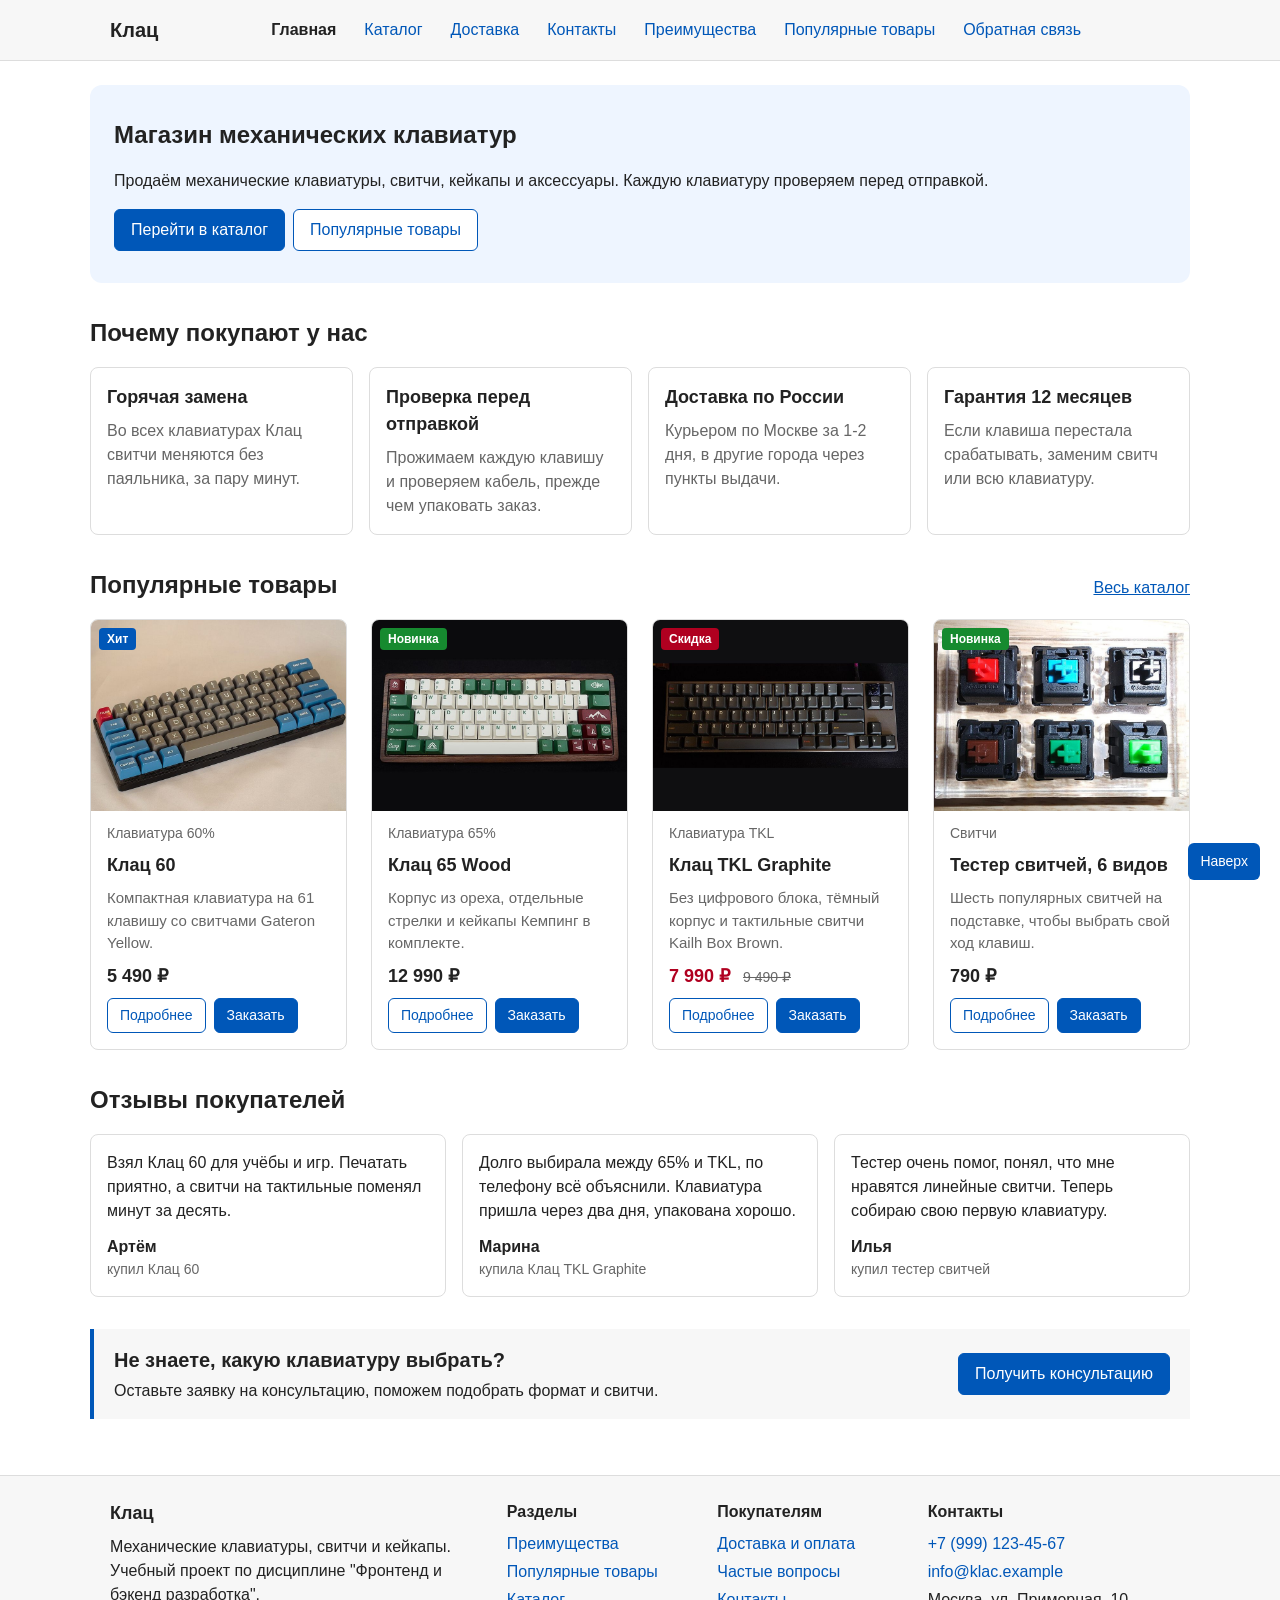
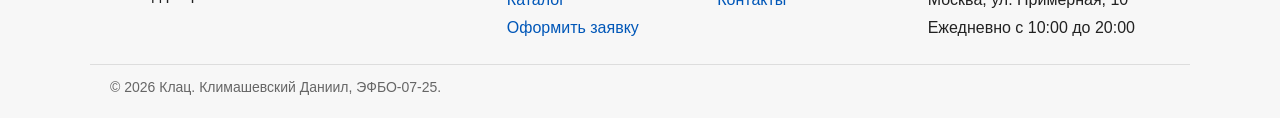
<file: index.html>
<!DOCTYPE html>
<html lang="ru">
<head>
    <meta charset="UTF-8">
    <meta name="viewport" content="width=device-width, initial-scale=1.0">
    <meta name="description" content="Клац - учебный интернет-магазин механических клавиатур, свитчей и кейкапов.">
    <title>Клац | Магазин механических клавиатур</title>
    <meta property="og:type" content="website">
    <meta property="og:title" content="Клац | Магазин механических клавиатур">
    <meta property="og:description" content="Клац - учебный интернет-магазин механических клавиатур, свитчей и кейкапов.">
    <meta property="og:image" content="https://svpeditor.github.io/kr1-html-css-shop/images/klac-60.jpg">
    <link rel="stylesheet" href="css/style.css?v=6">
    <script src="js/main.js?v=3" defer></script>
</head>
<body>
    <header class="site-header" id="top">
        <div class="site-header__inner">
            <a class="site-header__logo" href="index.html">Клац</a>

            <nav class="site-nav" aria-label="Основная навигация">
                <ul class="site-nav__list">
                    <li class="site-nav__item"><a class="site-nav__link site-nav__link--active" href="index.html" aria-current="page">Главная</a></li>
                    <li class="site-nav__item"><a class="site-nav__link" href="catalog.html">Каталог</a></li>
                    <li class="site-nav__item"><a class="site-nav__link" href="delivery.html">Доставка</a></li>
                    <li class="site-nav__item"><a class="site-nav__link" href="contacts.html">Контакты</a></li>
                    <li class="site-nav__item"><a class="site-nav__link" href="index.html#advantages">Преимущества</a></li>
                    <li class="site-nav__item"><a class="site-nav__link" href="index.html#popular">Популярные товары</a></li>
                    <li class="site-nav__item"><a class="site-nav__link" href="index.html#contacts">Обратная связь</a></li>
                </ul>
            </nav>
        </div>
    </header>

    <main>
        <section class="hero">
            <h1 class="hero__title">Магазин механических клавиатур</h1>
            <p class="hero__text">
                Продаём механические клавиатуры, свитчи, кейкапы и аксессуары.
                Каждую клавиатуру проверяем перед отправкой.
            </p>
            <div class="hero__actions">
                <a class="button button--primary" href="catalog.html">Перейти в каталог</a>
                <a class="button button--secondary" href="#popular">Популярные товары</a>
            </div>
        </section>

        <section class="section" id="advantages">
            <div class="section__header">
                <h2 class="section__title">Почему покупают у нас</h2>
            </div>

            <ul class="advantages">
                <li class="advantages__item">
                    <h3 class="advantages__title">Горячая замена</h3>
                    <p class="advantages__text">Во всех клавиатурах Клац свитчи меняются без паяльника, за пару минут.</p>
                </li>
                <li class="advantages__item">
                    <h3 class="advantages__title">Проверка перед отправкой</h3>
                    <p class="advantages__text">Прожимаем каждую клавишу и проверяем кабель, прежде чем упаковать заказ.</p>
                </li>
                <li class="advantages__item">
                    <h3 class="advantages__title">Доставка по России</h3>
                    <p class="advantages__text">Курьером по Москве за 1-2 дня, в другие города через пункты выдачи.</p>
                </li>
                <li class="advantages__item">
                    <h3 class="advantages__title">Гарантия 12 месяцев</h3>
                    <p class="advantages__text">Если клавиша перестала срабатывать, заменим свитч или всю клавиатуру.</p>
                </li>
            </ul>
        </section>

        <section class="section" id="popular">
            <div class="section__header">
                <h2 class="section__title">Популярные товары</h2>
                <a class="section__link" href="catalog.html">Весь каталог</a>
            </div>

            <p class="success-message" id="success-message" hidden>
                Заявка отправлена! Мы перезвоним в течение 15 минут в рабочее время.
            </p>

            <div class="products-grid">
                <article class="product-card">
                    <span class="badge badge--hit product-card__badge">Хит</span>
                    <img class="product-card__image" src="images/klac-60.jpg" width="800" height="600" alt="Клавиатура Клац 60 с серыми и синими кейкапами">
                    <div class="product-card__body">
                        <p class="product-card__category">Клавиатура 60%</p>
                        <h3 class="product-card__title"><a class="product-card__link" href="product.html">Клац 60</a></h3>
                        <p class="product-card__description">Компактная клавиатура на 61 клавишу со свитчами Gateron Yellow.</p>
                        <p class="product-card__price">5 490 ₽</p>
                        <div class="product-card__actions">
                            <a class="button button--secondary button--small" href="product.html">Подробнее</a>
                            <button class="button button--primary button--small product-card__button" type="button" data-product="Клац 60">Заказать</button>
                        </div>
                    </div>
                </article>

                <article class="product-card">
                    <span class="badge badge--new product-card__badge">Новинка</span>
                    <img class="product-card__image" src="images/klac-65-wood.jpg" width="800" height="600" alt="Клавиатура Клац 65 Wood в деревянном корпусе">
                    <div class="product-card__body">
                        <p class="product-card__category">Клавиатура 65%</p>
                        <h3 class="product-card__title"><a class="product-card__link" href="product.html">Клац 65 Wood</a></h3>
                        <p class="product-card__description">Корпус из ореха, отдельные стрелки и кейкапы Кемпинг в комплекте.</p>
                        <p class="product-card__price">12 990 ₽</p>
                        <div class="product-card__actions">
                            <a class="button button--secondary button--small" href="product.html">Подробнее</a>
                            <button class="button button--primary button--small product-card__button" type="button" data-product="Клац 65 Wood">Заказать</button>
                        </div>
                    </div>
                </article>

                <article class="product-card product-card--discount">
                    <span class="badge badge--sale product-card__badge">Скидка</span>
                    <img class="product-card__image" src="images/klac-tkl-graphite.jpg" width="800" height="600" alt="Тёмная клавиатура Клац TKL Graphite без цифрового блока">
                    <div class="product-card__body">
                        <p class="product-card__category">Клавиатура TKL</p>
                        <h3 class="product-card__title"><a class="product-card__link" href="product.html">Клац TKL Graphite</a></h3>
                        <p class="product-card__description">Без цифрового блока, тёмный корпус и тактильные свитчи Kailh Box Brown.</p>
                        <p class="product-card__price">7 990 ₽ <s class="product-card__old-price">9 490 ₽</s></p>
                        <div class="product-card__actions">
                            <a class="button button--secondary button--small" href="product.html">Подробнее</a>
                            <button class="button button--primary button--small product-card__button" type="button" data-product="Клац TKL Graphite">Заказать</button>
                        </div>
                    </div>
                </article>

                <article class="product-card">
                    <span class="badge badge--new product-card__badge">Новинка</span>
                    <img class="product-card__image" src="images/switch-tester.jpg" width="800" height="600" alt="Тестер с шестью свитчами разных цветов на прозрачной подставке">
                    <div class="product-card__body">
                        <p class="product-card__category">Свитчи</p>
                        <h3 class="product-card__title"><a class="product-card__link" href="product.html">Тестер свитчей, 6 видов</a></h3>
                        <p class="product-card__description">Шесть популярных свитчей на подставке, чтобы выбрать свой ход клавиш.</p>
                        <p class="product-card__price">790 ₽</p>
                        <div class="product-card__actions">
                            <a class="button button--secondary button--small" href="product.html">Подробнее</a>
                            <button class="button button--primary button--small product-card__button" type="button" data-product="Тестер свитчей">Заказать</button>
                        </div>
                    </div>
                </article>
            </div>
        </section>

        <section class="section" id="reviews">
            <div class="section__header">
                <h2 class="section__title">Отзывы покупателей</h2>
            </div>

            <ul class="reviews">
                <li class="reviews__item">
                    <figure class="review">
                        <blockquote class="review__text">
                            Взял Клац 60 для учёбы и игр. Печатать приятно, а свитчи на тактильные поменял минут за десять.
                        </blockquote>
                        <figcaption class="review__author">
                            Артём
                            <span class="review__product">купил Клац 60</span>
                        </figcaption>
                    </figure>
                </li>
                <li class="reviews__item">
                    <figure class="review">
                        <blockquote class="review__text">
                            Долго выбирала между 65% и TKL, по телефону всё объяснили. Клавиатура пришла через два дня, упакована хорошо.
                        </blockquote>
                        <figcaption class="review__author">
                            Марина
                            <span class="review__product">купила Клац TKL Graphite</span>
                        </figcaption>
                    </figure>
                </li>
                <li class="reviews__item">
                    <figure class="review">
                        <blockquote class="review__text">
                            Тестер очень помог, понял, что мне нравятся линейные свитчи. Теперь собираю свою первую клавиатуру.
                        </blockquote>
                        <figcaption class="review__author">
                            Илья
                            <span class="review__product">купил тестер свитчей</span>
                        </figcaption>
                    </figure>
                </li>
            </ul>
        </section>

        <aside class="promo">
            <div class="promo__content">
                <h2 class="promo__title">Не знаете, какую клавиатуру выбрать?</h2>
                <p class="promo__text">Оставьте заявку на консультацию, поможем подобрать формат и свитчи.</p>
            </div>
            <a class="button button--primary promo__button" href="order.html?product=consultation">Получить консультацию</a>
        </aside>
    </main>

    <footer class="site-footer" id="contacts">
        <div class="site-footer__inner">
            <div class="site-footer__column">
                <a class="site-footer__logo" href="index.html">Клац</a>
                <p class="site-footer__text">Механические клавиатуры, свитчи и кейкапы. Учебный проект по дисциплине "Фронтенд и бэкенд разработка".</p>
            </div>

            <nav class="site-footer__column" aria-label="Разделы сайта">
                <h2 class="site-footer__title">Разделы</h2>
                <ul class="site-footer__list">
                    <li><a class="site-footer__link" href="index.html#advantages">Преимущества</a></li>
                    <li><a class="site-footer__link" href="index.html#popular">Популярные товары</a></li>
                    <li><a class="site-footer__link" href="catalog.html">Каталог</a></li>
                    <li><a class="site-footer__link" href="order.html">Оформить заявку</a></li>
                </ul>
            </nav>

            <nav class="site-footer__column" aria-label="Покупателям">
                <h2 class="site-footer__title">Покупателям</h2>
                <ul class="site-footer__list">
                    <li><a class="site-footer__link" href="delivery.html">Доставка и оплата</a></li>
                    <li><a class="site-footer__link" href="contacts.html#faq">Частые вопросы</a></li>
                    <li><a class="site-footer__link" href="contacts.html">Контакты</a></li>
                </ul>
            </nav>

            <div class="site-footer__column">
                <h2 class="site-footer__title">Контакты</h2>
                <ul class="site-footer__list">
                    <li><a class="site-footer__link" href="tel:+79991234567">+7 (999) 123-45-67</a></li>
                    <li><a class="site-footer__link" href="mailto:info@klac.example">info@klac.example</a></li>
                    <li>Москва, ул. Примерная, 10</li>
                    <li>Ежедневно с 10:00 до 20:00</li>
                </ul>
            </div>
        </div>

        <p class="site-footer__copy">&copy; 2026 Клац. Климашевский Даниил, ЭФБО-07-25.</p>
    </footer>

    <dialog class="order-dialog" id="order-dialog" aria-labelledby="order-dialog-title">
        <h2 class="order-dialog__title" id="order-dialog-title">Быстрый заказ</h2>
        <p class="order-dialog__text">
            Товар: <span class="order-dialog__product" id="order-dialog-product"></span>.
            Оставьте контакты, и мы перезвоним, чтобы уточнить детали.
        </p>

        <form class="order-form" id="order-form" action="#" method="post" novalidate>
            <input id="selected-product" name="selected-product" type="hidden">

            <div class="order-form__field">
                <label class="order-form__label" for="order-name">Имя</label>
                <input
                    class="order-form__input"
                    id="order-name"
                    name="name"
                    type="text"
                    placeholder="Введите ваше имя"
                    minlength="2"
                    autocomplete="given-name"
                    required
                >
            </div>

            <div class="order-form__field">
                <label class="order-form__label" for="order-email">E-mail</label>
                <input
                    class="order-form__input"
                    id="order-email"
                    name="email"
                    type="email"
                    placeholder="example@mail.ru"
                    autocomplete="email"
                    required
                >
            </div>

            <div class="order-form__field">
                <label class="order-form__label" for="order-phone">Телефон</label>
                <input
                    class="order-form__input"
                    id="order-phone"
                    name="phone"
                    type="tel"
                    inputmode="tel"
                    placeholder="+7 (900) 000-00-00"
                    pattern="^\+7 \(\d{3}\) \d{3}-\d{2}-\d{2}$"
                    autocomplete="tel"
                    required
                >
                <small class="order-form__hint">Формат: +7 (900) 000-00-00</small>
            </div>

            <div class="order-form__field">
                <label class="order-form__label" for="order-date">Удобная дата звонка</label>
                <input
                    class="order-form__input"
                    id="order-date"
                    name="date"
                    type="date"
                >
            </div>

            <div class="order-form__field">
                <label class="order-form__label" for="order-topic">Тема заявки</label>
                <select class="order-form__select" id="order-topic" name="topic" required>
                    <option value="">Выберите тему</option>
                    <option value="product">Заказ товара</option>
                    <option value="consultation">Консультация</option>
                    <option value="delivery">Доставка</option>
                </select>
            </div>

            <div class="order-form__field">
                <label class="order-form__label" for="order-comment">Комментарий</label>
                <textarea
                    class="order-form__textarea"
                    id="order-comment"
                    name="comment"
                    rows="3"
                    placeholder="Например, какие свитчи вам нравятся"
                ></textarea>
            </div>

            <div class="order-form__field">
                <label class="order-form__checkbox">
                    <input
                        id="order-agreement"
                        name="agreement"
                        type="checkbox"
                        required
                    >
                    Я согласен на обработку персональных данных
                </label>
            </div>

            <div class="order-form__actions">
                <button class="button button--secondary" type="button" id="close-order-dialog">Закрыть</button>
                <button class="button button--primary" type="submit">Отправить заявку</button>
            </div>
        </form>
    </dialog>

    <a class="to-top" href="#top">Наверх</a>
</body>
</html>
</file>
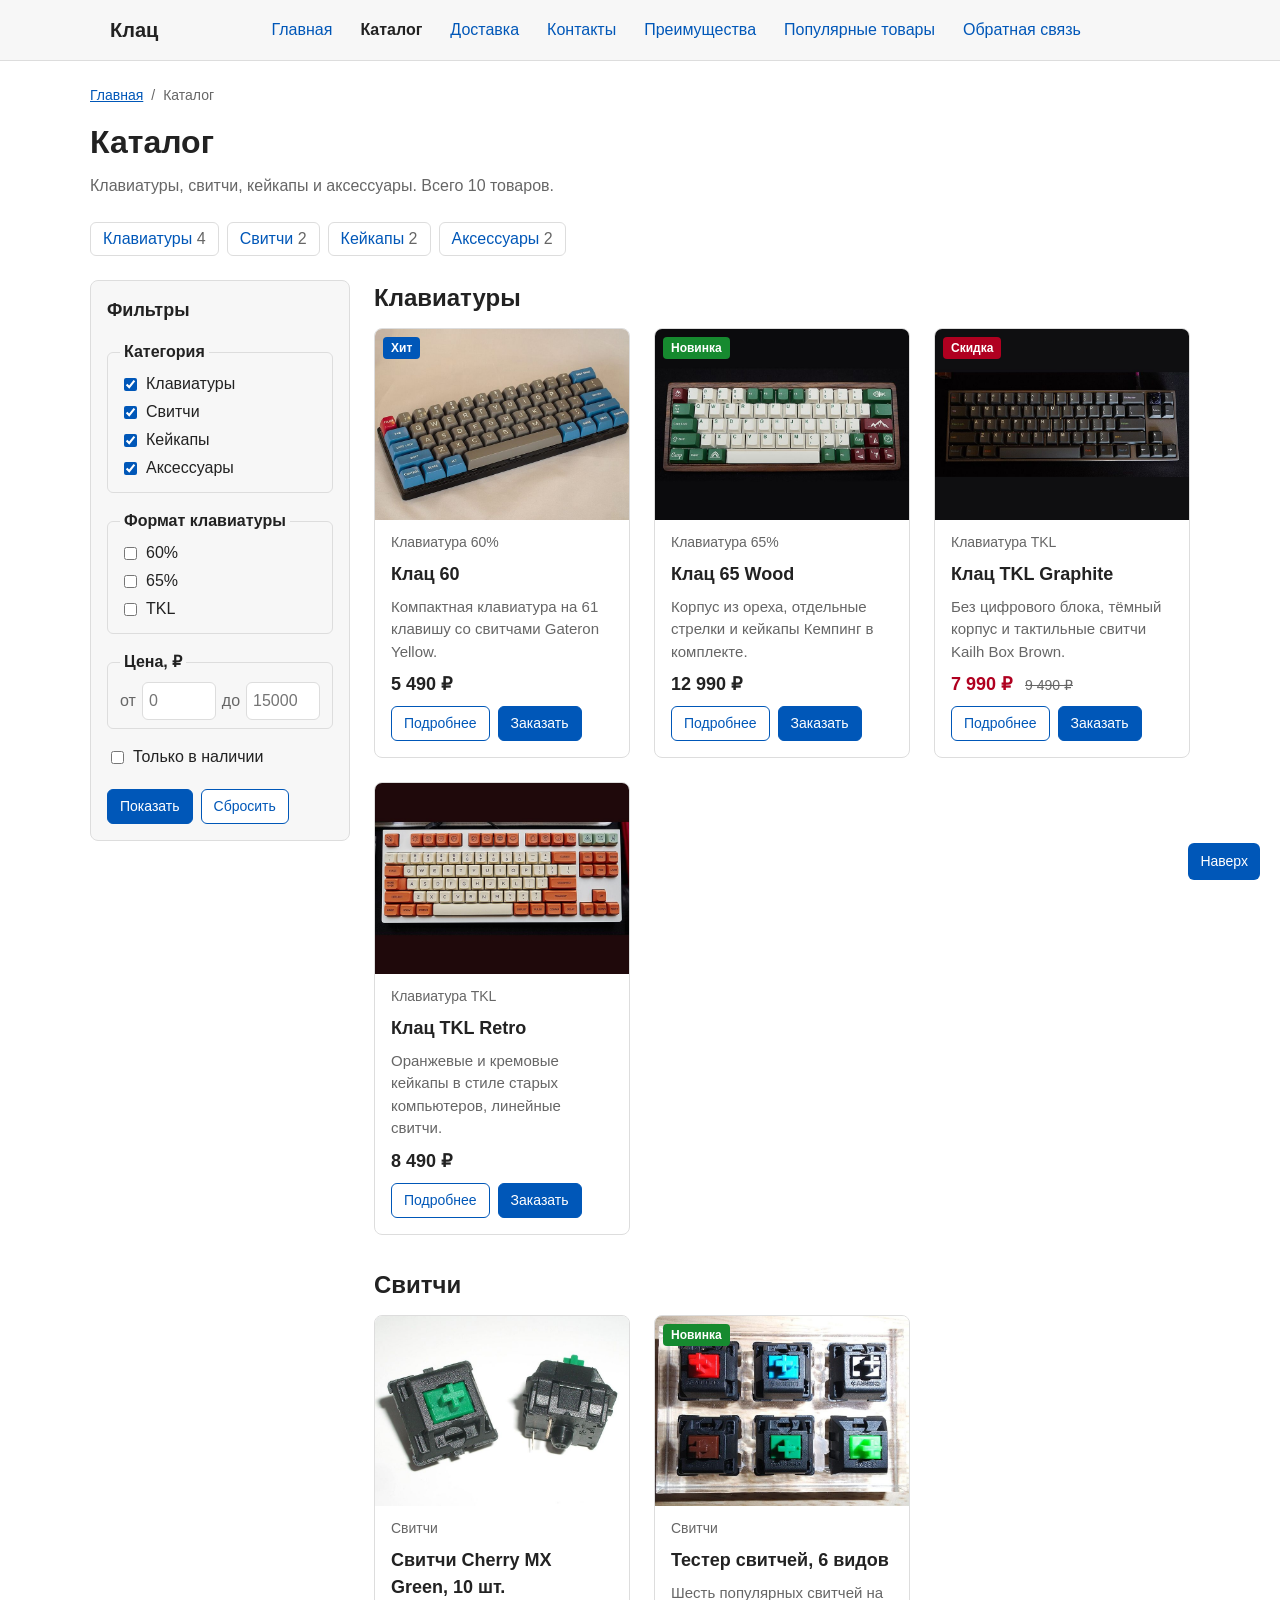
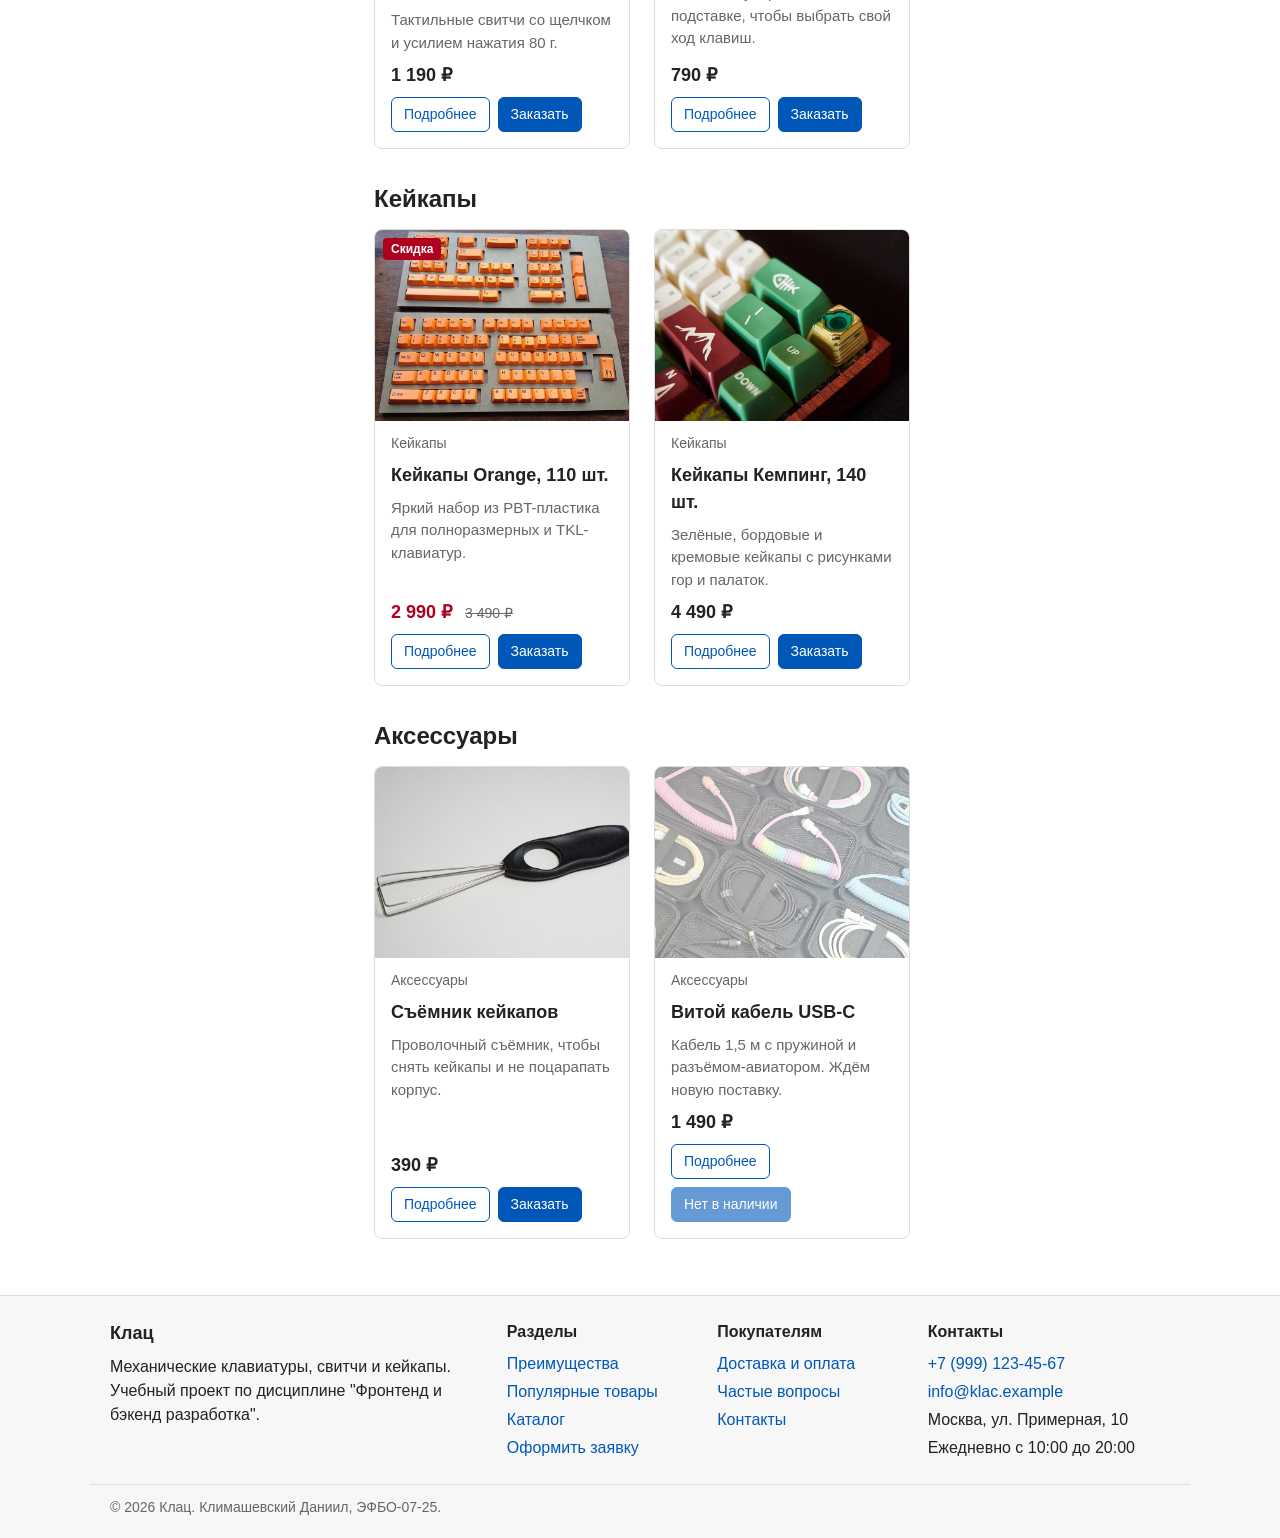
<file: catalog.html>
<!DOCTYPE html>
<html lang="ru">
<head>
    <meta charset="UTF-8">
    <meta name="viewport" content="width=device-width, initial-scale=1.0">
    <meta name="description" content="Каталог магазина Клац: механические клавиатуры, свитчи, кейкапы и аксессуары.">
    <title>Каталог | Клац</title>
    <meta property="og:type" content="website">
    <meta property="og:title" content="Каталог | Клац">
    <meta property="og:description" content="Каталог магазина Клац: механические клавиатуры, свитчи, кейкапы и аксессуары.">
    <meta property="og:image" content="https://svpeditor.github.io/kr1-html-css-shop/images/klac-60.jpg">
    <link rel="stylesheet" href="css/style.css?v=6">
</head>
<body>
    <header class="site-header" id="top">
        <div class="site-header__inner">
            <a class="site-header__logo" href="index.html">Клац</a>

            <nav class="site-nav" aria-label="Основная навигация">
                <ul class="site-nav__list">
                    <li class="site-nav__item"><a class="site-nav__link" href="index.html">Главная</a></li>
                    <li class="site-nav__item"><a class="site-nav__link site-nav__link--active" href="catalog.html" aria-current="page">Каталог</a></li>
                    <li class="site-nav__item"><a class="site-nav__link" href="delivery.html">Доставка</a></li>
                    <li class="site-nav__item"><a class="site-nav__link" href="contacts.html">Контакты</a></li>
                    <li class="site-nav__item"><a class="site-nav__link" href="index.html#advantages">Преимущества</a></li>
                    <li class="site-nav__item"><a class="site-nav__link" href="index.html#popular">Популярные товары</a></li>
                    <li class="site-nav__item"><a class="site-nav__link" href="index.html#contacts">Обратная связь</a></li>
                </ul>
            </nav>
        </div>
    </header>

    <main>
        <div class="page-header">
            <nav class="breadcrumbs" aria-label="Хлебные крошки">
                <ol class="breadcrumbs__list">
                    <li class="breadcrumbs__item"><a class="breadcrumbs__link" href="index.html">Главная</a></li>
                    <li class="breadcrumbs__item"><span class="breadcrumbs__current" aria-current="page">Каталог</span></li>
                </ol>
            </nav>
            <h1 class="page-header__title">Каталог</h1>
            <p class="page-header__text">Клавиатуры, свитчи, кейкапы и аксессуары. Всего 10 товаров.</p>
        </div>

        <nav class="categories" aria-label="Категории каталога">
            <ul class="categories__list">
                <li><a class="categories__link" href="#keyboards">Клавиатуры <span class="categories__count">4</span></a></li>
                <li><a class="categories__link" href="#switches">Свитчи <span class="categories__count">2</span></a></li>
                <li><a class="categories__link" href="#keycaps">Кейкапы <span class="categories__count">2</span></a></li>
                <li><a class="categories__link" href="#accessories">Аксессуары <span class="categories__count">2</span></a></li>
            </ul>
        </nav>

        <div class="catalog-layout">
            <aside class="catalog-layout__filters catalog-filters" aria-label="Фильтры">
                <form class="catalog-filters__form" action="#">
                    <h2 class="catalog-filters__title">Фильтры</h2>

                    <fieldset class="catalog-filters__group">
                        <legend class="catalog-filters__legend">Категория</legend>
                        <label class="catalog-filters__option"><input type="checkbox" name="category" value="keyboards" checked> Клавиатуры</label>
                        <label class="catalog-filters__option"><input type="checkbox" name="category" value="switches" checked> Свитчи</label>
                        <label class="catalog-filters__option"><input type="checkbox" name="category" value="keycaps" checked> Кейкапы</label>
                        <label class="catalog-filters__option"><input type="checkbox" name="category" value="accessories" checked> Аксессуары</label>
                    </fieldset>

                    <fieldset class="catalog-filters__group">
                        <legend class="catalog-filters__legend">Формат клавиатуры</legend>
                        <label class="catalog-filters__option"><input type="checkbox" name="layout" value="60"> 60%</label>
                        <label class="catalog-filters__option"><input type="checkbox" name="layout" value="65"> 65%</label>
                        <label class="catalog-filters__option"><input type="checkbox" name="layout" value="tkl"> TKL</label>
                    </fieldset>

                    <fieldset class="catalog-filters__group">
                        <legend class="catalog-filters__legend">Цена, ₽</legend>
                        <div class="catalog-filters__price">
                            <label class="catalog-filters__price-label" for="price-from">от</label>
                            <input class="catalog-filters__input" id="price-from" name="price-from" type="number" min="0" step="100" placeholder="0">
                            <label class="catalog-filters__price-label" for="price-to">до</label>
                            <input class="catalog-filters__input" id="price-to" name="price-to" type="number" min="0" step="100" placeholder="15000">
                        </div>
                    </fieldset>

                    <label class="catalog-filters__option"><input type="checkbox" name="in-stock" value="yes"> Только в наличии</label>

                    <div class="catalog-filters__actions">
                        <button class="button button--primary button--small" type="button">Показать</button>
                        <button class="button button--secondary button--small" type="reset">Сбросить</button>
                    </div>
                </form>
            </aside>

            <div class="catalog-layout__products">
                <section class="catalog-layout__section" id="keyboards">
                    <h2 class="catalog-layout__title">Клавиатуры</h2>
                    <div class="products-grid">
                        <article class="product-card">
                            <span class="badge badge--hit product-card__badge">Хит</span>
                            <img class="product-card__image" src="images/klac-60.jpg" width="800" height="600" alt="Клавиатура Клац 60 с серыми и синими кейкапами">
                            <div class="product-card__body">
                                <p class="product-card__category">Клавиатура 60%</p>
                                <h3 class="product-card__title"><a class="product-card__link" href="product.html">Клац 60</a></h3>
                                <p class="product-card__description">Компактная клавиатура на 61 клавишу со свитчами Gateron Yellow.</p>
                                <p class="product-card__price">5 490 ₽</p>
                                <div class="product-card__actions">
                                    <a class="button button--secondary button--small" href="product.html">Подробнее</a>
                                    <a class="button button--primary button--small" href="order.html?product=klac-60">Заказать</a>
                                </div>
                            </div>
                        </article>

                        <article class="product-card">
                            <span class="badge badge--new product-card__badge">Новинка</span>
                            <img class="product-card__image" src="images/klac-65-wood.jpg" width="800" height="600" alt="Клавиатура Клац 65 Wood в деревянном корпусе" loading="lazy">
                            <div class="product-card__body">
                                <p class="product-card__category">Клавиатура 65%</p>
                                <h3 class="product-card__title"><a class="product-card__link" href="product.html">Клац 65 Wood</a></h3>
                                <p class="product-card__description">Корпус из ореха, отдельные стрелки и кейкапы Кемпинг в комплекте.</p>
                                <p class="product-card__price">12 990 ₽</p>
                                <div class="product-card__actions">
                                    <a class="button button--secondary button--small" href="product.html">Подробнее</a>
                                    <a class="button button--primary button--small" href="order.html?product=klac-65-wood">Заказать</a>
                                </div>
                            </div>
                        </article>

                        <article class="product-card product-card--discount">
                            <span class="badge badge--sale product-card__badge">Скидка</span>
                            <img class="product-card__image" src="images/klac-tkl-graphite.jpg" width="800" height="600" alt="Тёмная клавиатура Клац TKL Graphite без цифрового блока" loading="lazy">
                            <div class="product-card__body">
                                <p class="product-card__category">Клавиатура TKL</p>
                                <h3 class="product-card__title"><a class="product-card__link" href="product.html">Клац TKL Graphite</a></h3>
                                <p class="product-card__description">Без цифрового блока, тёмный корпус и тактильные свитчи Kailh Box Brown.</p>
                                <p class="product-card__price">7 990 ₽ <s class="product-card__old-price">9 490 ₽</s></p>
                                <div class="product-card__actions">
                                    <a class="button button--secondary button--small" href="product.html">Подробнее</a>
                                    <a class="button button--primary button--small" href="order.html?product=klac-tkl-graphite">Заказать</a>
                                </div>
                            </div>
                        </article>

                        <article class="product-card">
                            <img class="product-card__image" src="images/klac-tkl-retro.jpg" width="800" height="600" alt="Клавиатура Клац TKL Retro с оранжевыми и кремовыми кейкапами" loading="lazy">
                            <div class="product-card__body">
                                <p class="product-card__category">Клавиатура TKL</p>
                                <h3 class="product-card__title"><a class="product-card__link" href="product.html">Клац TKL Retro</a></h3>
                                <p class="product-card__description">Оранжевые и кремовые кейкапы в стиле старых компьютеров, линейные свитчи.</p>
                                <p class="product-card__price">8 490 ₽</p>
                                <div class="product-card__actions">
                                    <a class="button button--secondary button--small" href="product.html">Подробнее</a>
                                    <a class="button button--primary button--small" href="order.html?product=klac-tkl-retro">Заказать</a>
                                </div>
                            </div>
                        </article>
                    </div>
                </section>

                <section class="catalog-layout__section" id="switches">
                    <h2 class="catalog-layout__title">Свитчи</h2>
                    <div class="products-grid">
                        <article class="product-card">
                            <img class="product-card__image" src="images/switches-mx-green.jpg" width="800" height="600" alt="Два свитча Cherry MX Green, вид сверху и сбоку" loading="lazy">
                            <div class="product-card__body">
                                <p class="product-card__category">Свитчи</p>
                                <h3 class="product-card__title"><a class="product-card__link" href="product.html">Свитчи Cherry MX Green, 10 шт.</a></h3>
                                <p class="product-card__description">Тактильные свитчи со щелчком и усилием нажатия 80 г.</p>
                                <p class="product-card__price">1 190 ₽</p>
                                <div class="product-card__actions">
                                    <a class="button button--secondary button--small" href="product.html">Подробнее</a>
                                    <a class="button button--primary button--small" href="order.html?product=switches-mx-green">Заказать</a>
                                </div>
                            </div>
                        </article>

                        <article class="product-card">
                            <span class="badge badge--new product-card__badge">Новинка</span>
                            <img class="product-card__image" src="images/switch-tester.jpg" width="800" height="600" alt="Тестер с шестью свитчами разных цветов на прозрачной подставке" loading="lazy">
                            <div class="product-card__body">
                                <p class="product-card__category">Свитчи</p>
                                <h3 class="product-card__title"><a class="product-card__link" href="product.html">Тестер свитчей, 6 видов</a></h3>
                                <p class="product-card__description">Шесть популярных свитчей на подставке, чтобы выбрать свой ход клавиш.</p>
                                <p class="product-card__price">790 ₽</p>
                                <div class="product-card__actions">
                                    <a class="button button--secondary button--small" href="product.html">Подробнее</a>
                                    <a class="button button--primary button--small" href="order.html?product=switch-tester">Заказать</a>
                                </div>
                            </div>
                        </article>
                    </div>
                </section>

                <section class="catalog-layout__section" id="keycaps">
                    <h2 class="catalog-layout__title">Кейкапы</h2>
                    <div class="products-grid">
                        <article class="product-card product-card--discount">
                            <span class="badge badge--sale product-card__badge">Скидка</span>
                            <img class="product-card__image" src="images/keycaps-orange.jpg" width="800" height="600" alt="Оранжевые кейкапы на литниках" loading="lazy">
                            <div class="product-card__body">
                                <p class="product-card__category">Кейкапы</p>
                                <h3 class="product-card__title"><a class="product-card__link" href="product.html">Кейкапы Orange, 110 шт.</a></h3>
                                <p class="product-card__description">Яркий набор из PBT-пластика для полноразмерных и TKL-клавиатур.</p>
                                <p class="product-card__price">2 990 ₽ <s class="product-card__old-price">3 490 ₽</s></p>
                                <div class="product-card__actions">
                                    <a class="button button--secondary button--small" href="product.html">Подробнее</a>
                                    <a class="button button--primary button--small" href="order.html?product=keycaps-orange">Заказать</a>
                                </div>
                            </div>
                        </article>

                        <article class="product-card">
                            <img class="product-card__image" src="images/keycaps-camp.jpg" width="800" height="600" alt="Зелёные и бордовые кейкапы Кемпинг с рисунками гор" loading="lazy">
                            <div class="product-card__body">
                                <p class="product-card__category">Кейкапы</p>
                                <h3 class="product-card__title"><a class="product-card__link" href="product.html">Кейкапы Кемпинг, 140 шт.</a></h3>
                                <p class="product-card__description">Зелёные, бордовые и кремовые кейкапы с рисунками гор и палаток.</p>
                                <p class="product-card__price">4 490 ₽</p>
                                <div class="product-card__actions">
                                    <a class="button button--secondary button--small" href="product.html">Подробнее</a>
                                    <a class="button button--primary button--small" href="order.html?product=keycaps-camp">Заказать</a>
                                </div>
                            </div>
                        </article>
                    </div>
                </section>

                <section class="catalog-layout__section" id="accessories">
                    <h2 class="catalog-layout__title">Аксессуары</h2>
                    <div class="products-grid">
                        <article class="product-card">
                            <img class="product-card__image" src="images/keycap-puller.jpg" width="800" height="600" alt="Проволочный съёмник кейкапов с чёрной ручкой" loading="lazy">
                            <div class="product-card__body">
                                <p class="product-card__category">Аксессуары</p>
                                <h3 class="product-card__title"><a class="product-card__link" href="product.html">Съёмник кейкапов</a></h3>
                                <p class="product-card__description">Проволочный съёмник, чтобы снять кейкапы и не поцарапать корпус.</p>
                                <p class="product-card__price">390 ₽</p>
                                <div class="product-card__actions">
                                    <a class="button button--secondary button--small" href="product.html">Подробнее</a>
                                    <a class="button button--primary button--small" href="order.html?product=keycap-puller">Заказать</a>
                                </div>
                            </div>
                        </article>

                        <article class="product-card product-card--unavailable">
                            <img class="product-card__image" src="images/cable-coiled.jpg" width="800" height="600" alt="Витые кабели для клавиатуры разных цветов" loading="lazy">
                            <div class="product-card__body">
                                <p class="product-card__category">Аксессуары</p>
                                <h3 class="product-card__title"><a class="product-card__link" href="product.html">Витой кабель USB-C</a></h3>
                                <p class="product-card__description">Кабель 1,5 м с пружиной и разъёмом-авиатором. Ждём новую поставку.</p>
                                <p class="product-card__price">1 490 ₽</p>
                                <div class="product-card__actions">
                                    <a class="button button--secondary button--small" href="product.html">Подробнее</a>
                                    <button class="button button--primary button--small" type="button" disabled>Нет в наличии</button>
                                </div>
                            </div>
                        </article>
                    </div>
                </section>
            </div>
        </div>
    </main>

    <footer class="site-footer" id="contacts">
        <div class="site-footer__inner">
            <div class="site-footer__column">
                <a class="site-footer__logo" href="index.html">Клац</a>
                <p class="site-footer__text">Механические клавиатуры, свитчи и кейкапы. Учебный проект по дисциплине "Фронтенд и бэкенд разработка".</p>
            </div>

            <nav class="site-footer__column" aria-label="Разделы сайта">
                <h2 class="site-footer__title">Разделы</h2>
                <ul class="site-footer__list">
                    <li><a class="site-footer__link" href="index.html#advantages">Преимущества</a></li>
                    <li><a class="site-footer__link" href="index.html#popular">Популярные товары</a></li>
                    <li><a class="site-footer__link" href="catalog.html">Каталог</a></li>
                    <li><a class="site-footer__link" href="order.html">Оформить заявку</a></li>
                </ul>
            </nav>

            <nav class="site-footer__column" aria-label="Покупателям">
                <h2 class="site-footer__title">Покупателям</h2>
                <ul class="site-footer__list">
                    <li><a class="site-footer__link" href="delivery.html">Доставка и оплата</a></li>
                    <li><a class="site-footer__link" href="contacts.html#faq">Частые вопросы</a></li>
                    <li><a class="site-footer__link" href="contacts.html">Контакты</a></li>
                </ul>
            </nav>

            <div class="site-footer__column">
                <h2 class="site-footer__title">Контакты</h2>
                <ul class="site-footer__list">
                    <li><a class="site-footer__link" href="tel:+79991234567">+7 (999) 123-45-67</a></li>
                    <li><a class="site-footer__link" href="mailto:info@klac.example">info@klac.example</a></li>
                    <li>Москва, ул. Примерная, 10</li>
                    <li>Ежедневно с 10:00 до 20:00</li>
                </ul>
            </div>
        </div>

        <p class="site-footer__copy">&copy; 2026 Клац. Климашевский Даниил, ЭФБО-07-25.</p>
    </footer>

    <a class="to-top" href="#top">Наверх</a>
</body>
</html>
</file>
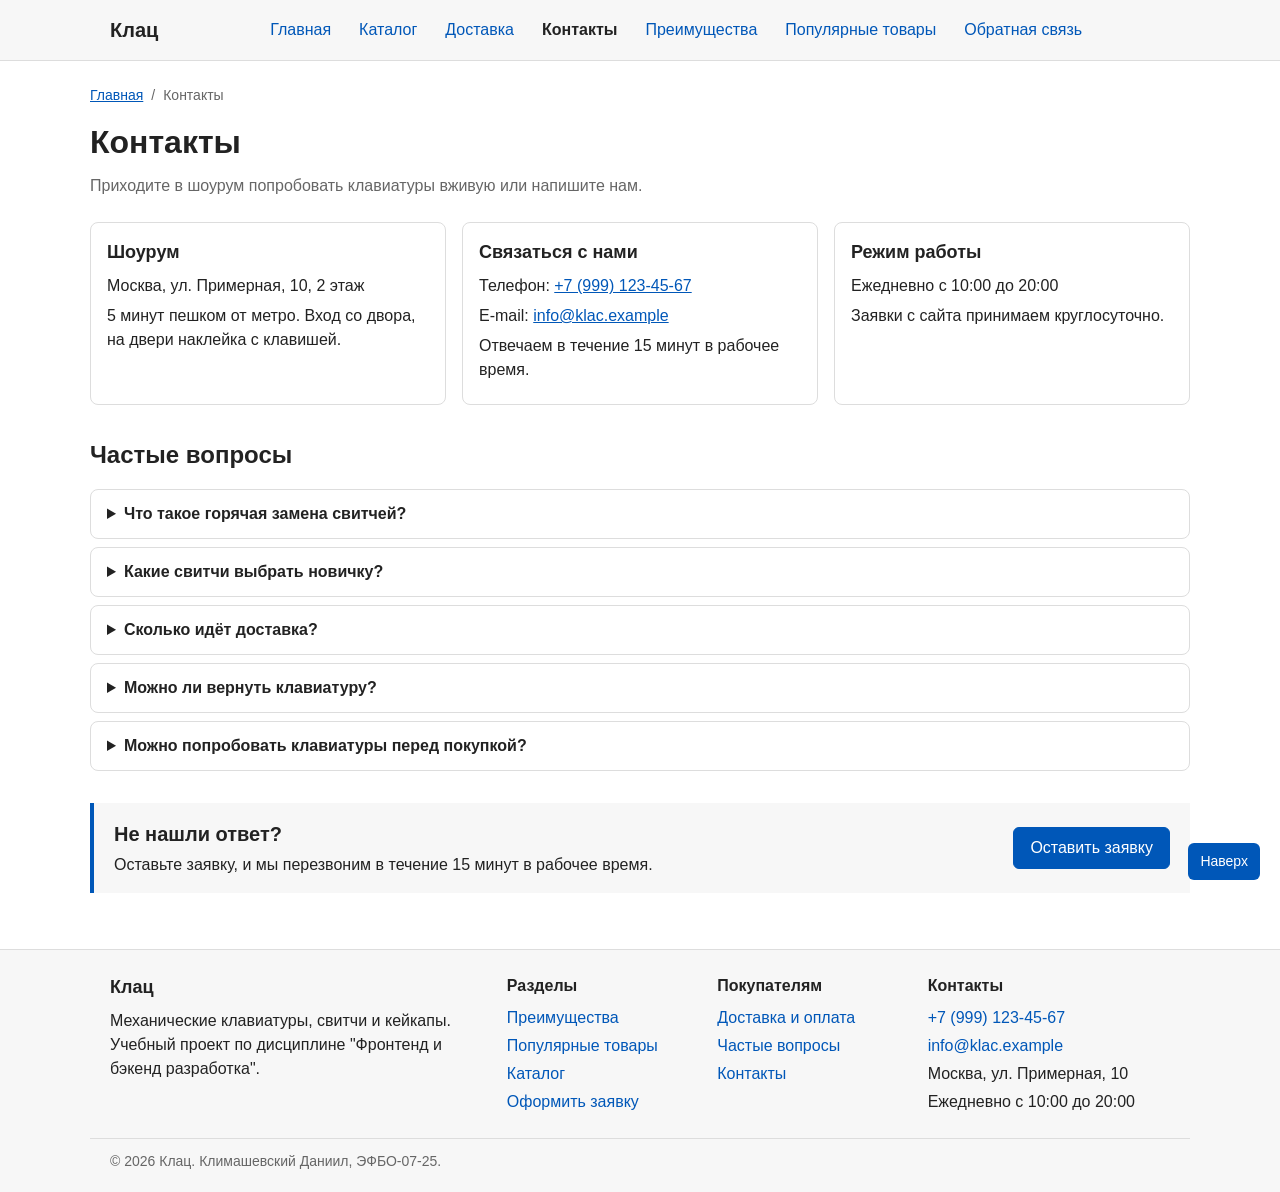
<file: contacts.html>
<!DOCTYPE html>
<html lang="ru">
<head>
    <meta charset="UTF-8">
    <meta name="viewport" content="width=device-width, initial-scale=1.0">
    <meta name="description" content="Контакты магазина Клац: адрес шоурума, телефон, режим работы и ответы на частые вопросы.">
    <title>Контакты | Клац</title>
    <meta property="og:type" content="website">
    <meta property="og:title" content="Контакты | Клац">
    <meta property="og:description" content="Контакты магазина Клац: адрес шоурума, телефон, режим работы и ответы на частые вопросы.">
    <meta property="og:image" content="https://svpeditor.github.io/kr1-html-css-shop/images/klac-60.jpg">
    <link rel="stylesheet" href="css/style.css?v=6">
</head>
<body>
    <header class="site-header" id="top">
        <div class="site-header__inner">
            <a class="site-header__logo" href="index.html">Клац</a>

            <nav class="site-nav" aria-label="Основная навигация">
                <ul class="site-nav__list">
                    <li class="site-nav__item"><a class="site-nav__link" href="index.html">Главная</a></li>
                    <li class="site-nav__item"><a class="site-nav__link" href="catalog.html">Каталог</a></li>
                    <li class="site-nav__item"><a class="site-nav__link" href="delivery.html">Доставка</a></li>
                    <li class="site-nav__item"><a class="site-nav__link site-nav__link--active" href="contacts.html" aria-current="page">Контакты</a></li>
                    <li class="site-nav__item"><a class="site-nav__link" href="index.html#advantages">Преимущества</a></li>
                    <li class="site-nav__item"><a class="site-nav__link" href="index.html#popular">Популярные товары</a></li>
                    <li class="site-nav__item"><a class="site-nav__link" href="index.html#contacts">Обратная связь</a></li>
                </ul>
            </nav>
        </div>
    </header>

    <main>
        <div class="page-header">
            <nav class="breadcrumbs" aria-label="Хлебные крошки">
                <ol class="breadcrumbs__list">
                    <li class="breadcrumbs__item"><a class="breadcrumbs__link" href="index.html">Главная</a></li>
                    <li class="breadcrumbs__item"><span class="breadcrumbs__current" aria-current="page">Контакты</span></li>
                </ol>
            </nav>
            <h1 class="page-header__title">Контакты</h1>
            <p class="page-header__text">Приходите в шоурум попробовать клавиатуры вживую или напишите нам.</p>
        </div>

        <div class="contacts">
            <section class="contacts__card">
                <h2 class="contacts__title">Шоурум</h2>
                <p class="contacts__text">Москва, ул. Примерная, 10, 2 этаж</p>
                <p class="contacts__text">5 минут пешком от метро. Вход со двора, на двери наклейка с клавишей.</p>
            </section>

            <section class="contacts__card">
                <h2 class="contacts__title">Связаться с нами</h2>
                <p class="contacts__text">Телефон: <a href="tel:+79991234567">+7 (999) 123-45-67</a></p>
                <p class="contacts__text">E-mail: <a href="mailto:info@klac.example">info@klac.example</a></p>
                <p class="contacts__text">Отвечаем в течение 15 минут в рабочее время.</p>
            </section>

            <section class="contacts__card">
                <h2 class="contacts__title">Режим работы</h2>
                <p class="contacts__text">Ежедневно с 10:00 до 20:00</p>
                <p class="contacts__text">Заявки с сайта принимаем круглосуточно.</p>
            </section>
        </div>

        <section class="section faq" id="faq">
            <div class="section__header">
                <h2 class="section__title">Частые вопросы</h2>
            </div>

            <details class="faq__item">
                <summary class="faq__question">Что такое горячая замена свитчей?</summary>
                <p class="faq__answer">Это когда свитчи вставляются в плату без пайки. Их можно вытащить съёмником и поставить другие за пару минут.</p>
            </details>
            <details class="faq__item">
                <summary class="faq__question">Какие свитчи выбрать новичку?</summary>
                <p class="faq__answer">Для печати и игр обычно берут линейные, например Gateron Yellow. Если нравится ощущать нажатие, лучше тактильные. Проще всего купить тестер свитчей и попробовать все.</p>
            </details>
            <details class="faq__item">
                <summary class="faq__question">Сколько идёт доставка?</summary>
                <p class="faq__answer">По Москве курьер привезёт за 1-2 дня, в другие города 2-7 дней. Все способы описаны на странице <a href="delivery.html">доставки и оплаты</a>.</p>
            </details>
            <details class="faq__item">
                <summary class="faq__question">Можно ли вернуть клавиатуру?</summary>
                <p class="faq__answer">Да, в течение 14 дней, если она не была в использовании и сохранена упаковка.</p>
            </details>
            <details class="faq__item">
                <summary class="faq__question">Можно попробовать клавиатуры перед покупкой?</summary>
                <p class="faq__answer">Да, в шоуруме стоят все клавиатуры из каталога и тестеры свитчей.</p>
            </details>
        </section>

        <aside class="promo">
            <div class="promo__content">
                <h2 class="promo__title">Не нашли ответ?</h2>
                <p class="promo__text">Оставьте заявку, и мы перезвоним в течение 15 минут в рабочее время.</p>
            </div>
            <a class="button button--primary promo__button" href="order.html?product=consultation">Оставить заявку</a>
        </aside>
    </main>

    <footer class="site-footer" id="contacts">
        <div class="site-footer__inner">
            <div class="site-footer__column">
                <a class="site-footer__logo" href="index.html">Клац</a>
                <p class="site-footer__text">Механические клавиатуры, свитчи и кейкапы. Учебный проект по дисциплине "Фронтенд и бэкенд разработка".</p>
            </div>

            <nav class="site-footer__column" aria-label="Разделы сайта">
                <h2 class="site-footer__title">Разделы</h2>
                <ul class="site-footer__list">
                    <li><a class="site-footer__link" href="index.html#advantages">Преимущества</a></li>
                    <li><a class="site-footer__link" href="index.html#popular">Популярные товары</a></li>
                    <li><a class="site-footer__link" href="catalog.html">Каталог</a></li>
                    <li><a class="site-footer__link" href="order.html">Оформить заявку</a></li>
                </ul>
            </nav>

            <nav class="site-footer__column" aria-label="Покупателям">
                <h2 class="site-footer__title">Покупателям</h2>
                <ul class="site-footer__list">
                    <li><a class="site-footer__link" href="delivery.html">Доставка и оплата</a></li>
                    <li><a class="site-footer__link" href="contacts.html#faq">Частые вопросы</a></li>
                    <li><a class="site-footer__link" href="contacts.html">Контакты</a></li>
                </ul>
            </nav>

            <div class="site-footer__column">
                <h2 class="site-footer__title">Контакты</h2>
                <ul class="site-footer__list">
                    <li><a class="site-footer__link" href="tel:+79991234567">+7 (999) 123-45-67</a></li>
                    <li><a class="site-footer__link" href="mailto:info@klac.example">info@klac.example</a></li>
                    <li>Москва, ул. Примерная, 10</li>
                    <li>Ежедневно с 10:00 до 20:00</li>
                </ul>
            </div>
        </div>

        <p class="site-footer__copy">&copy; 2026 Клац. Климашевский Даниил, ЭФБО-07-25.</p>
    </footer>

    <a class="to-top" href="#top">Наверх</a>
</body>
</html>
</file>
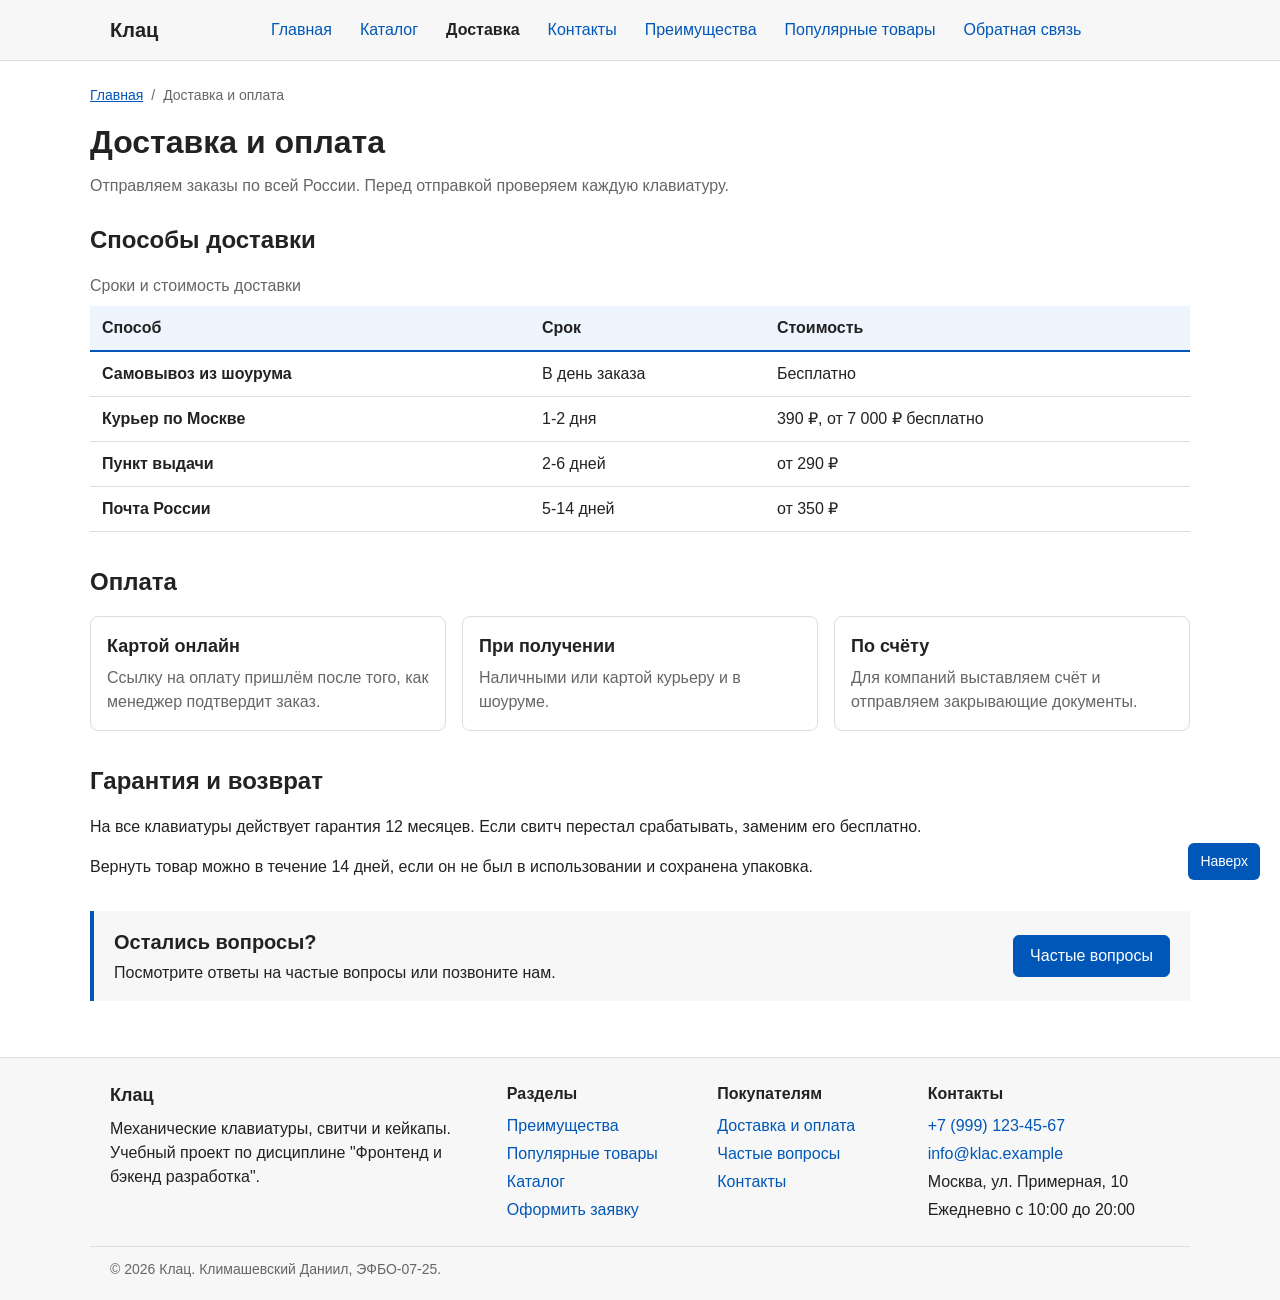
<file: delivery.html>
<!DOCTYPE html>
<html lang="ru">
<head>
    <meta charset="UTF-8">
    <meta name="viewport" content="width=device-width, initial-scale=1.0">
    <meta name="description" content="Способы доставки и оплаты в магазине Клац: сроки, стоимость, гарантия и возврат.">
    <title>Доставка и оплата | Клац</title>
    <meta property="og:type" content="website">
    <meta property="og:title" content="Доставка и оплата | Клац">
    <meta property="og:description" content="Способы доставки и оплаты в магазине Клац: сроки, стоимость, гарантия и возврат.">
    <meta property="og:image" content="https://svpeditor.github.io/kr1-html-css-shop/images/klac-60.jpg">
    <link rel="stylesheet" href="css/style.css?v=6">
</head>
<body>
    <header class="site-header" id="top">
        <div class="site-header__inner">
            <a class="site-header__logo" href="index.html">Клац</a>

            <nav class="site-nav" aria-label="Основная навигация">
                <ul class="site-nav__list">
                    <li class="site-nav__item"><a class="site-nav__link" href="index.html">Главная</a></li>
                    <li class="site-nav__item"><a class="site-nav__link" href="catalog.html">Каталог</a></li>
                    <li class="site-nav__item"><a class="site-nav__link site-nav__link--active" href="delivery.html" aria-current="page">Доставка</a></li>
                    <li class="site-nav__item"><a class="site-nav__link" href="contacts.html">Контакты</a></li>
                    <li class="site-nav__item"><a class="site-nav__link" href="index.html#advantages">Преимущества</a></li>
                    <li class="site-nav__item"><a class="site-nav__link" href="index.html#popular">Популярные товары</a></li>
                    <li class="site-nav__item"><a class="site-nav__link" href="index.html#contacts">Обратная связь</a></li>
                </ul>
            </nav>
        </div>
    </header>

    <main>
        <div class="page-header">
            <nav class="breadcrumbs" aria-label="Хлебные крошки">
                <ol class="breadcrumbs__list">
                    <li class="breadcrumbs__item"><a class="breadcrumbs__link" href="index.html">Главная</a></li>
                    <li class="breadcrumbs__item"><span class="breadcrumbs__current" aria-current="page">Доставка и оплата</span></li>
                </ol>
            </nav>
            <h1 class="page-header__title">Доставка и оплата</h1>
            <p class="page-header__text">Отправляем заказы по всей России. Перед отправкой проверяем каждую клавиатуру.</p>
        </div>

        <section class="section" id="delivery">
            <div class="section__header">
                <h2 class="section__title">Способы доставки</h2>
            </div>
            <table class="info-table">
                <caption class="info-table__caption">Сроки и стоимость доставки</caption>
                <thead>
                    <tr>
                        <th class="info-table__head" scope="col">Способ</th>
                        <th class="info-table__head" scope="col">Срок</th>
                        <th class="info-table__head" scope="col">Стоимость</th>
                    </tr>
                </thead>
                <tbody>
                    <tr class="info-table__row"><th class="info-table__name" scope="row">Самовывоз из шоурума</th><td class="info-table__cell">В день заказа</td><td class="info-table__cell">Бесплатно</td></tr>
                    <tr class="info-table__row"><th class="info-table__name" scope="row">Курьер по Москве</th><td class="info-table__cell">1-2 дня</td><td class="info-table__cell">390 ₽, от 7 000 ₽ бесплатно</td></tr>
                    <tr class="info-table__row"><th class="info-table__name" scope="row">Пункт выдачи</th><td class="info-table__cell">2-6 дней</td><td class="info-table__cell">от 290 ₽</td></tr>
                    <tr class="info-table__row"><th class="info-table__name" scope="row">Почта России</th><td class="info-table__cell">5-14 дней</td><td class="info-table__cell">от 350 ₽</td></tr>
                </tbody>
            </table>
        </section>

        <section class="section" id="payment">
            <div class="section__header">
                <h2 class="section__title">Оплата</h2>
            </div>
            <ul class="payment">
                <li class="payment__item">
                    <h3 class="payment__title">Картой онлайн</h3>
                    <p class="payment__text">Ссылку на оплату пришлём после того, как менеджер подтвердит заказ.</p>
                </li>
                <li class="payment__item">
                    <h3 class="payment__title">При получении</h3>
                    <p class="payment__text">Наличными или картой курьеру и в шоуруме.</p>
                </li>
                <li class="payment__item">
                    <h3 class="payment__title">По счёту</h3>
                    <p class="payment__text">Для компаний выставляем счёт и отправляем закрывающие документы.</p>
                </li>
            </ul>
        </section>

        <section class="section" id="warranty">
            <div class="section__header">
                <h2 class="section__title">Гарантия и возврат</h2>
            </div>
            <p>На все клавиатуры действует гарантия 12 месяцев. Если свитч перестал срабатывать, заменим его бесплатно.</p>
            <p>Вернуть товар можно в течение 14 дней, если он не был в использовании и сохранена упаковка.</p>
        </section>

        <aside class="promo">
            <div class="promo__content">
                <h2 class="promo__title">Остались вопросы?</h2>
                <p class="promo__text">Посмотрите ответы на частые вопросы или позвоните нам.</p>
            </div>
            <a class="button button--primary promo__button" href="contacts.html#faq">Частые вопросы</a>
        </aside>
    </main>

    <footer class="site-footer" id="contacts">
        <div class="site-footer__inner">
            <div class="site-footer__column">
                <a class="site-footer__logo" href="index.html">Клац</a>
                <p class="site-footer__text">Механические клавиатуры, свитчи и кейкапы. Учебный проект по дисциплине "Фронтенд и бэкенд разработка".</p>
            </div>

            <nav class="site-footer__column" aria-label="Разделы сайта">
                <h2 class="site-footer__title">Разделы</h2>
                <ul class="site-footer__list">
                    <li><a class="site-footer__link" href="index.html#advantages">Преимущества</a></li>
                    <li><a class="site-footer__link" href="index.html#popular">Популярные товары</a></li>
                    <li><a class="site-footer__link" href="catalog.html">Каталог</a></li>
                    <li><a class="site-footer__link" href="order.html">Оформить заявку</a></li>
                </ul>
            </nav>

            <nav class="site-footer__column" aria-label="Покупателям">
                <h2 class="site-footer__title">Покупателям</h2>
                <ul class="site-footer__list">
                    <li><a class="site-footer__link" href="delivery.html">Доставка и оплата</a></li>
                    <li><a class="site-footer__link" href="contacts.html#faq">Частые вопросы</a></li>
                    <li><a class="site-footer__link" href="contacts.html">Контакты</a></li>
                </ul>
            </nav>

            <div class="site-footer__column">
                <h2 class="site-footer__title">Контакты</h2>
                <ul class="site-footer__list">
                    <li><a class="site-footer__link" href="tel:+79991234567">+7 (999) 123-45-67</a></li>
                    <li><a class="site-footer__link" href="mailto:info@klac.example">info@klac.example</a></li>
                    <li>Москва, ул. Примерная, 10</li>
                    <li>Ежедневно с 10:00 до 20:00</li>
                </ul>
            </div>
        </div>

        <p class="site-footer__copy">&copy; 2026 Клац. Климашевский Даниил, ЭФБО-07-25.</p>
    </footer>

    <a class="to-top" href="#top">Наверх</a>
</body>
</html>
</file>
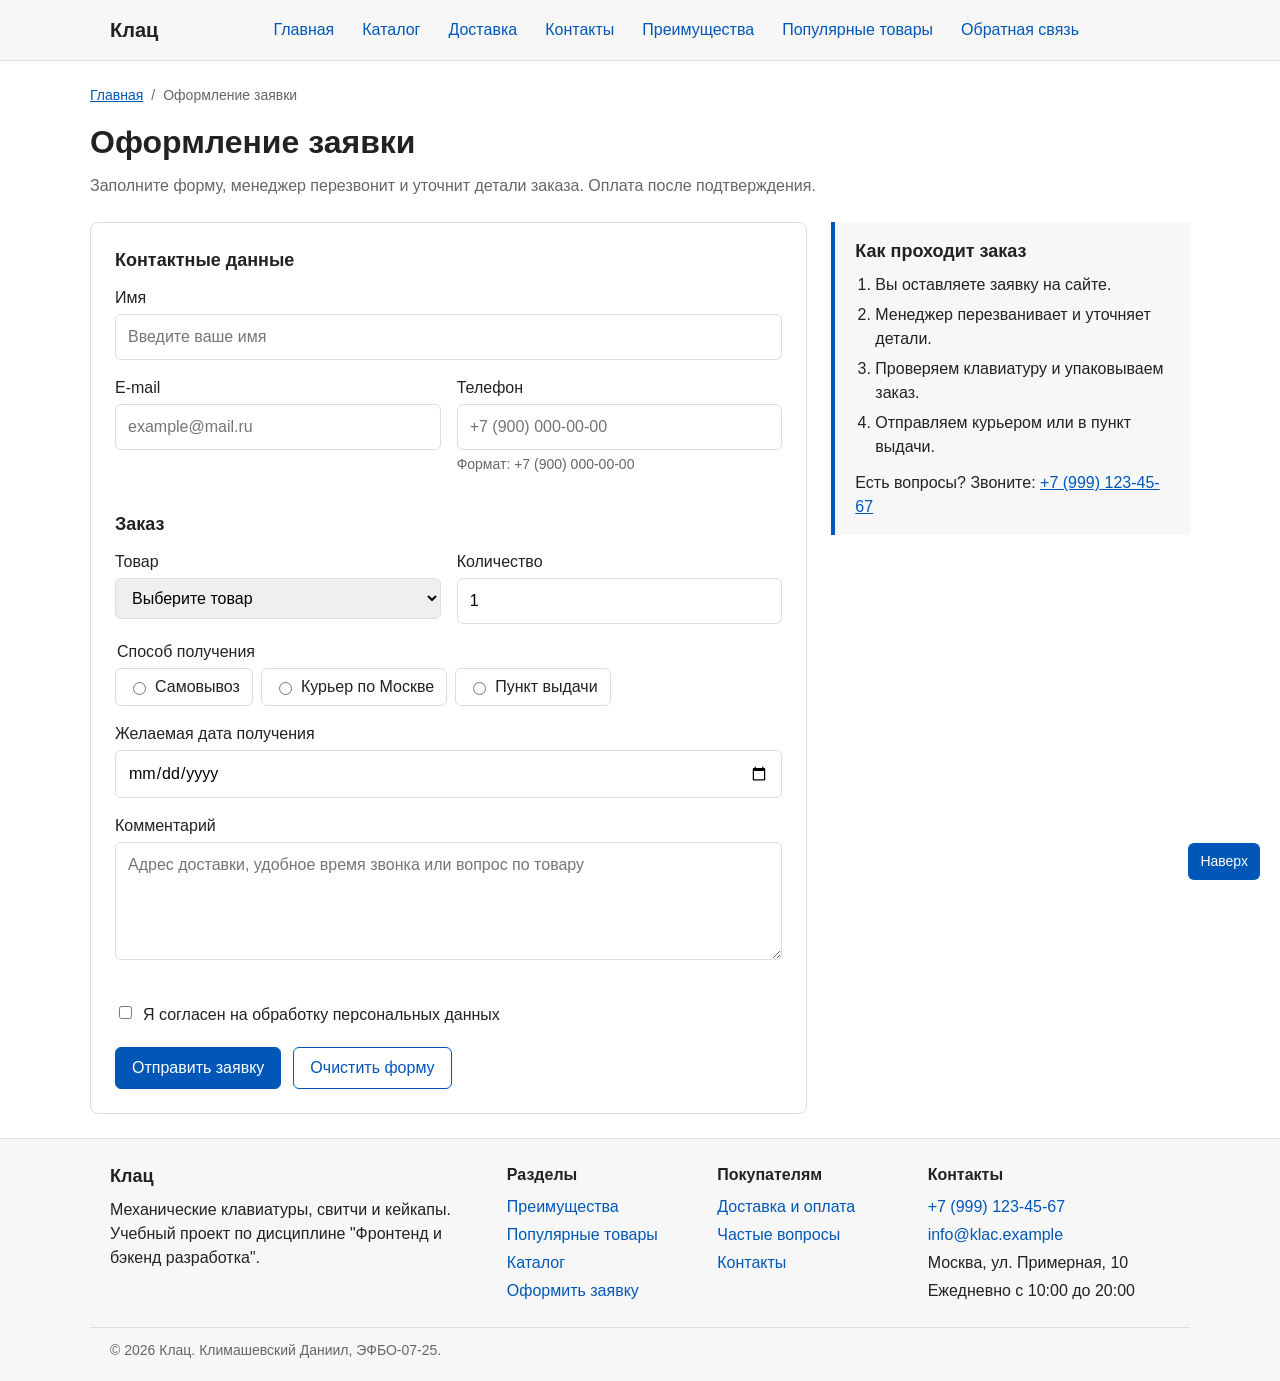
<file: order.html>
<!DOCTYPE html>
<html lang="ru">
<head>
    <meta charset="UTF-8">
    <meta name="viewport" content="width=device-width, initial-scale=1.0">
    <meta name="description" content="Оформление заявки на покупку клавиатуры, свитчей или кейкапов в магазине Клац.">
    <title>Оформление заявки | Клац</title>
    <meta property="og:type" content="website">
    <meta property="og:title" content="Оформление заявки | Клац">
    <meta property="og:description" content="Оформление заявки на покупку клавиатуры, свитчей или кейкапов в магазине Клац.">
    <meta property="og:image" content="https://svpeditor.github.io/kr1-html-css-shop/images/klac-60.jpg">
    <link rel="stylesheet" href="css/style.css?v=6">
    <script src="js/main.js?v=3" defer></script>
</head>
<body>
    <header class="site-header" id="top">
        <div class="site-header__inner">
            <a class="site-header__logo" href="index.html">Клац</a>

            <nav class="site-nav" aria-label="Основная навигация">
                <ul class="site-nav__list">
                    <li class="site-nav__item"><a class="site-nav__link" href="index.html">Главная</a></li>
                    <li class="site-nav__item"><a class="site-nav__link" href="catalog.html">Каталог</a></li>
                    <li class="site-nav__item"><a class="site-nav__link" href="delivery.html">Доставка</a></li>
                    <li class="site-nav__item"><a class="site-nav__link" href="contacts.html">Контакты</a></li>
                    <li class="site-nav__item"><a class="site-nav__link" href="index.html#advantages">Преимущества</a></li>
                    <li class="site-nav__item"><a class="site-nav__link" href="index.html#popular">Популярные товары</a></li>
                    <li class="site-nav__item"><a class="site-nav__link" href="index.html#contacts">Обратная связь</a></li>
                </ul>
            </nav>
        </div>
    </header>

    <main>
        <div class="page-header">
            <nav class="breadcrumbs" aria-label="Хлебные крошки">
                <ol class="breadcrumbs__list">
                    <li class="breadcrumbs__item"><a class="breadcrumbs__link" href="index.html">Главная</a></li>
                    <li class="breadcrumbs__item"><span class="breadcrumbs__current" aria-current="page">Оформление заявки</span></li>
                </ol>
            </nav>
            <h1 class="page-header__title">Оформление заявки</h1>
            <p class="page-header__text">Заполните форму, менеджер перезвонит и уточнит детали заказа. Оплата после подтверждения.</p>
        </div>

        <div class="order">
            <div class="order__main">
                <form class="order-form order__form" id="order-form" action="#" method="post" novalidate>
                    <fieldset class="order-form__group">
                        <legend class="order-form__legend">Контактные данные</legend>

                        <div class="order-form__field">
                            <label class="order-form__label" for="order-name">Имя</label>
                            <input
                                class="order-form__input"
                                id="order-name"
                                name="name"
                                type="text"
                                placeholder="Введите ваше имя"
                                minlength="2"
                                autocomplete="name"
                                required
                            >
                        </div>

                        <div class="order-form__row">
                            <div class="order-form__field">
                                <label class="order-form__label" for="order-email">E-mail</label>
                                <input
                                    class="order-form__input"
                                    id="order-email"
                                    name="email"
                                    type="email"
                                    placeholder="example@mail.ru"
                                    autocomplete="email"
                                    required
                                >
                            </div>

                            <div class="order-form__field">
                                <label class="order-form__label" for="order-phone">Телефон</label>
                                <input
                                    class="order-form__input"
                                    id="order-phone"
                                    name="phone"
                                    type="tel"
                                    inputmode="tel"
                                    placeholder="+7 (900) 000-00-00"
                                    pattern="^\+7 \(\d{3}\) \d{3}-\d{2}-\d{2}$"
                                    autocomplete="tel"
                                    required
                                >
                                <small class="order-form__hint">Формат: +7 (900) 000-00-00</small>
                            </div>
                        </div>
                    </fieldset>

                    <fieldset class="order-form__group">
                        <legend class="order-form__legend">Заказ</legend>

                        <div class="order-form__row">
                            <div class="order-form__field">
                                <label class="order-form__label" for="order-product">Товар</label>
                                <select class="order-form__select" id="order-product" name="product" required>
                                    <option value="">Выберите товар</option>
                                    <optgroup label="Клавиатуры">
                                        <option value="klac-60">Клац 60, 5 490 ₽</option>
                                        <option value="klac-65-wood">Клац 65 Wood, 12 990 ₽</option>
                                        <option value="klac-tkl-graphite">Клац TKL Graphite, 7 990 ₽</option>
                                        <option value="klac-tkl-retro">Клац TKL Retro, 8 490 ₽</option>
                                    </optgroup>
                                    <optgroup label="Свитчи и кейкапы">
                                        <option value="switches-mx-green">Свитчи Cherry MX Green, 1 190 ₽</option>
                                        <option value="switch-tester">Тестер свитчей, 790 ₽</option>
                                        <option value="keycaps-orange">Кейкапы Orange, 2 990 ₽</option>
                                        <option value="keycaps-camp">Кейкапы Кемпинг, 4 490 ₽</option>
                                    </optgroup>
                                    <optgroup label="Аксессуары">
                                        <option value="keycap-puller">Съёмник кейкапов, 390 ₽</option>
                                        <option value="cable-coiled" disabled>Витой кабель USB-C, нет в наличии</option>
                                    </optgroup>
                                    <option value="consultation">Нужна консультация</option>
                                </select>
                            </div>

                            <div class="order-form__field">
                                <label class="order-form__label" for="order-quantity">Количество</label>
                                <input
                                    class="order-form__input"
                                    id="order-quantity"
                                    name="quantity"
                                    type="number"
                                    min="1"
                                    max="10"
                                    value="1"
                                    required
                                >
                            </div>
                        </div>

                        <fieldset class="order-form__options">
                            <legend class="order-form__label">Способ получения</legend>
                            <label class="order-form__option"><input type="radio" name="delivery" value="pickup" required> Самовывоз</label>
                            <label class="order-form__option"><input type="radio" name="delivery" value="courier"> Курьер по Москве</label>
                            <label class="order-form__option"><input type="radio" name="delivery" value="point"> Пункт выдачи</label>
                        </fieldset>

                        <div class="order-form__field">
                            <label class="order-form__label" for="order-date">Желаемая дата получения</label>
                            <input
                                class="order-form__input"
                                id="order-date"
                                name="date"
                                type="date"
                            >
                        </div>

                        <div class="order-form__field">
                            <label class="order-form__label" for="order-comment">Комментарий</label>
                            <textarea
                                class="order-form__textarea"
                                id="order-comment"
                                name="comment"
                                rows="4"
                                placeholder="Адрес доставки, удобное время звонка или вопрос по товару"
                            ></textarea>
                        </div>
                    </fieldset>

                    <div class="order-form__field">
                        <label class="order-form__checkbox">
                            <input
                                id="order-agreement"
                                name="agreement"
                                type="checkbox"
                                required
                            >
                            Я согласен на обработку персональных данных
                        </label>
                    </div>

                    <div class="order-form__actions">
                        <button class="button button--primary" type="submit">Отправить заявку</button>
                        <button class="button button--secondary" type="reset">Очистить форму</button>
                    </div>
                </form>

                <p class="success-message" id="success-message" hidden>
                    Заявка отправлена! Мы перезвоним в течение 15 минут в рабочее время.
                </p>
            </div>

            <aside class="order__aside info-box">
                <h2 class="info-box__title">Как проходит заказ</h2>
                <ol class="steps">
                    <li class="steps__item">Вы оставляете заявку на сайте.</li>
                    <li class="steps__item">Менеджер перезванивает и уточняет детали.</li>
                    <li class="steps__item">Проверяем клавиатуру и упаковываем заказ.</li>
                    <li class="steps__item">Отправляем курьером или в пункт выдачи.</li>
                </ol>
                <p class="info-box__text">Есть вопросы? Звоните: <a href="tel:+79991234567">+7 (999) 123-45-67</a></p>
            </aside>
        </div>
    </main>

    <footer class="site-footer" id="contacts">
        <div class="site-footer__inner">
            <div class="site-footer__column">
                <a class="site-footer__logo" href="index.html">Клац</a>
                <p class="site-footer__text">Механические клавиатуры, свитчи и кейкапы. Учебный проект по дисциплине "Фронтенд и бэкенд разработка".</p>
            </div>

            <nav class="site-footer__column" aria-label="Разделы сайта">
                <h2 class="site-footer__title">Разделы</h2>
                <ul class="site-footer__list">
                    <li><a class="site-footer__link" href="index.html#advantages">Преимущества</a></li>
                    <li><a class="site-footer__link" href="index.html#popular">Популярные товары</a></li>
                    <li><a class="site-footer__link" href="catalog.html">Каталог</a></li>
                    <li><a class="site-footer__link" href="order.html">Оформить заявку</a></li>
                </ul>
            </nav>

            <nav class="site-footer__column" aria-label="Покупателям">
                <h2 class="site-footer__title">Покупателям</h2>
                <ul class="site-footer__list">
                    <li><a class="site-footer__link" href="delivery.html">Доставка и оплата</a></li>
                    <li><a class="site-footer__link" href="contacts.html#faq">Частые вопросы</a></li>
                    <li><a class="site-footer__link" href="contacts.html">Контакты</a></li>
                </ul>
            </nav>

            <div class="site-footer__column">
                <h2 class="site-footer__title">Контакты</h2>
                <ul class="site-footer__list">
                    <li><a class="site-footer__link" href="tel:+79991234567">+7 (999) 123-45-67</a></li>
                    <li><a class="site-footer__link" href="mailto:info@klac.example">info@klac.example</a></li>
                    <li>Москва, ул. Примерная, 10</li>
                    <li>Ежедневно с 10:00 до 20:00</li>
                </ul>
            </div>
        </div>

        <p class="site-footer__copy">&copy; 2026 Клац. Климашевский Даниил, ЭФБО-07-25.</p>
    </footer>

    <a class="to-top" href="#top">Наверх</a>
</body>
</html>
</file>
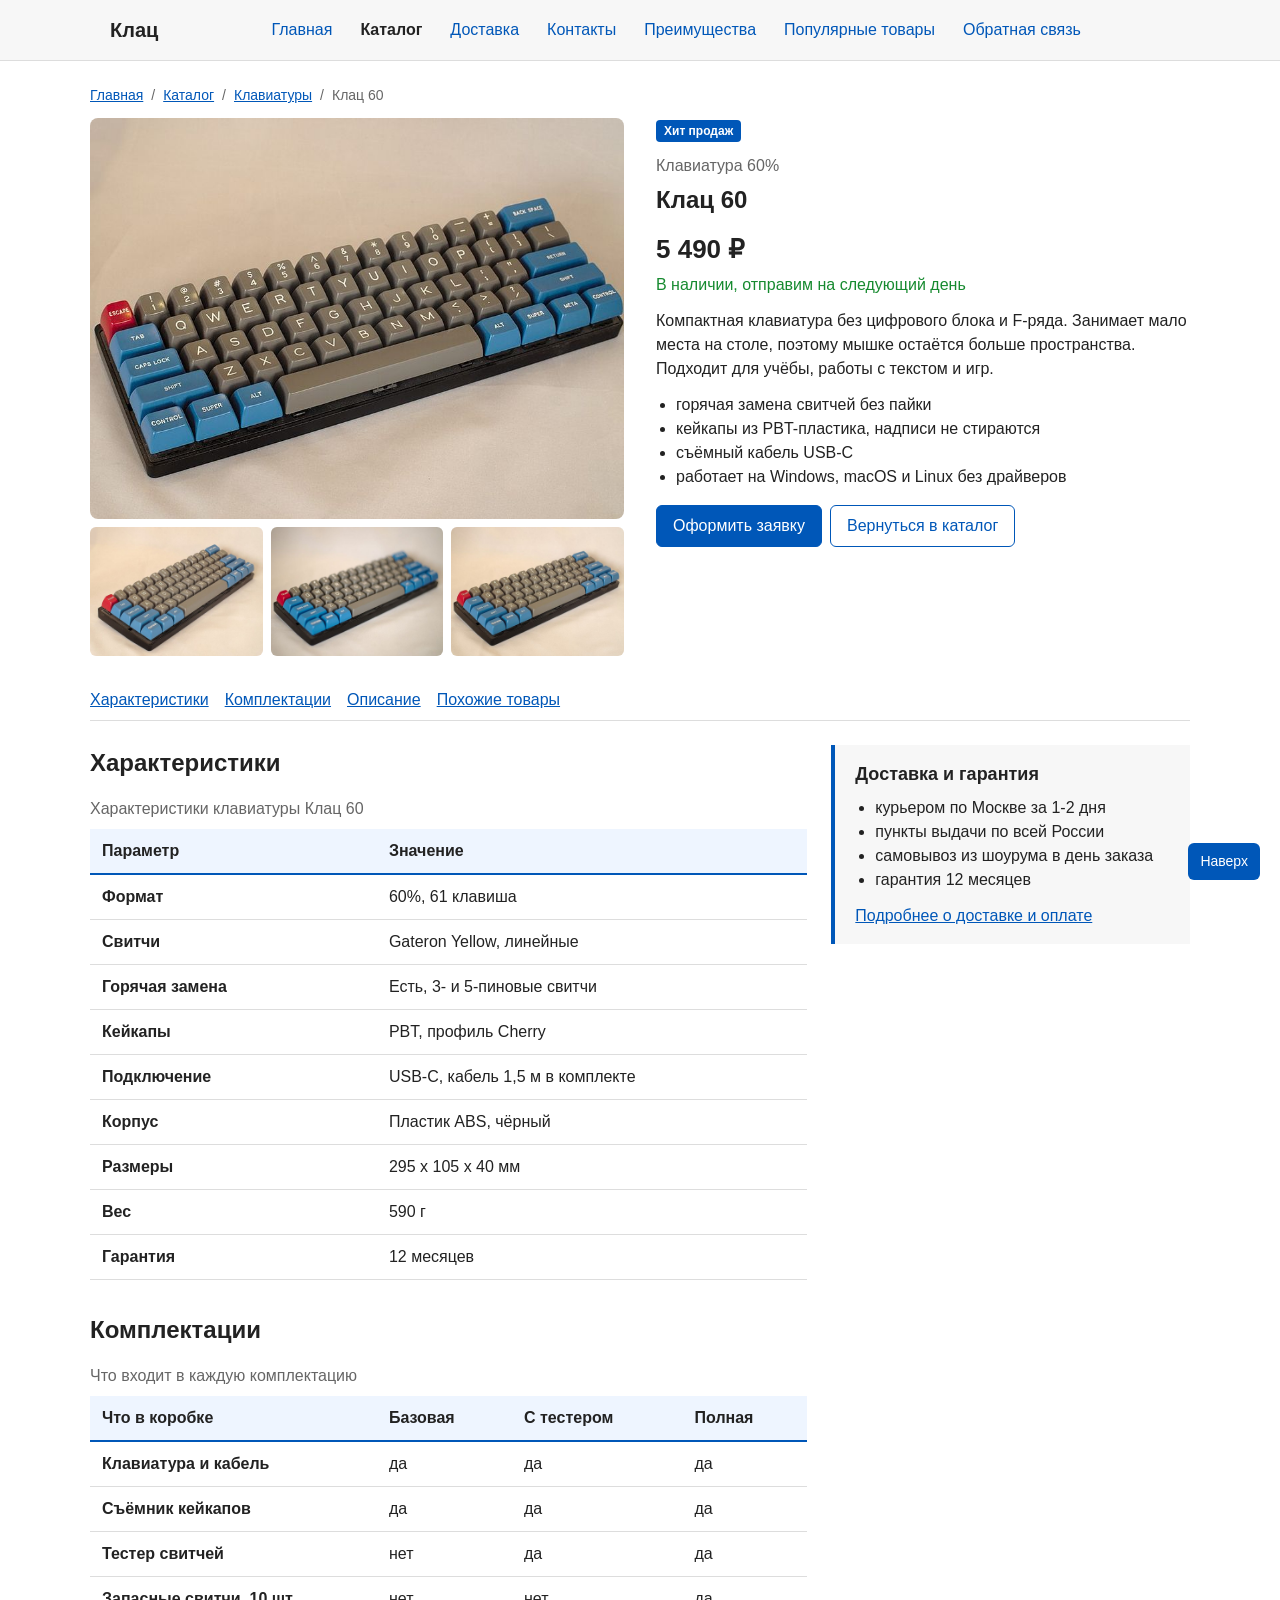
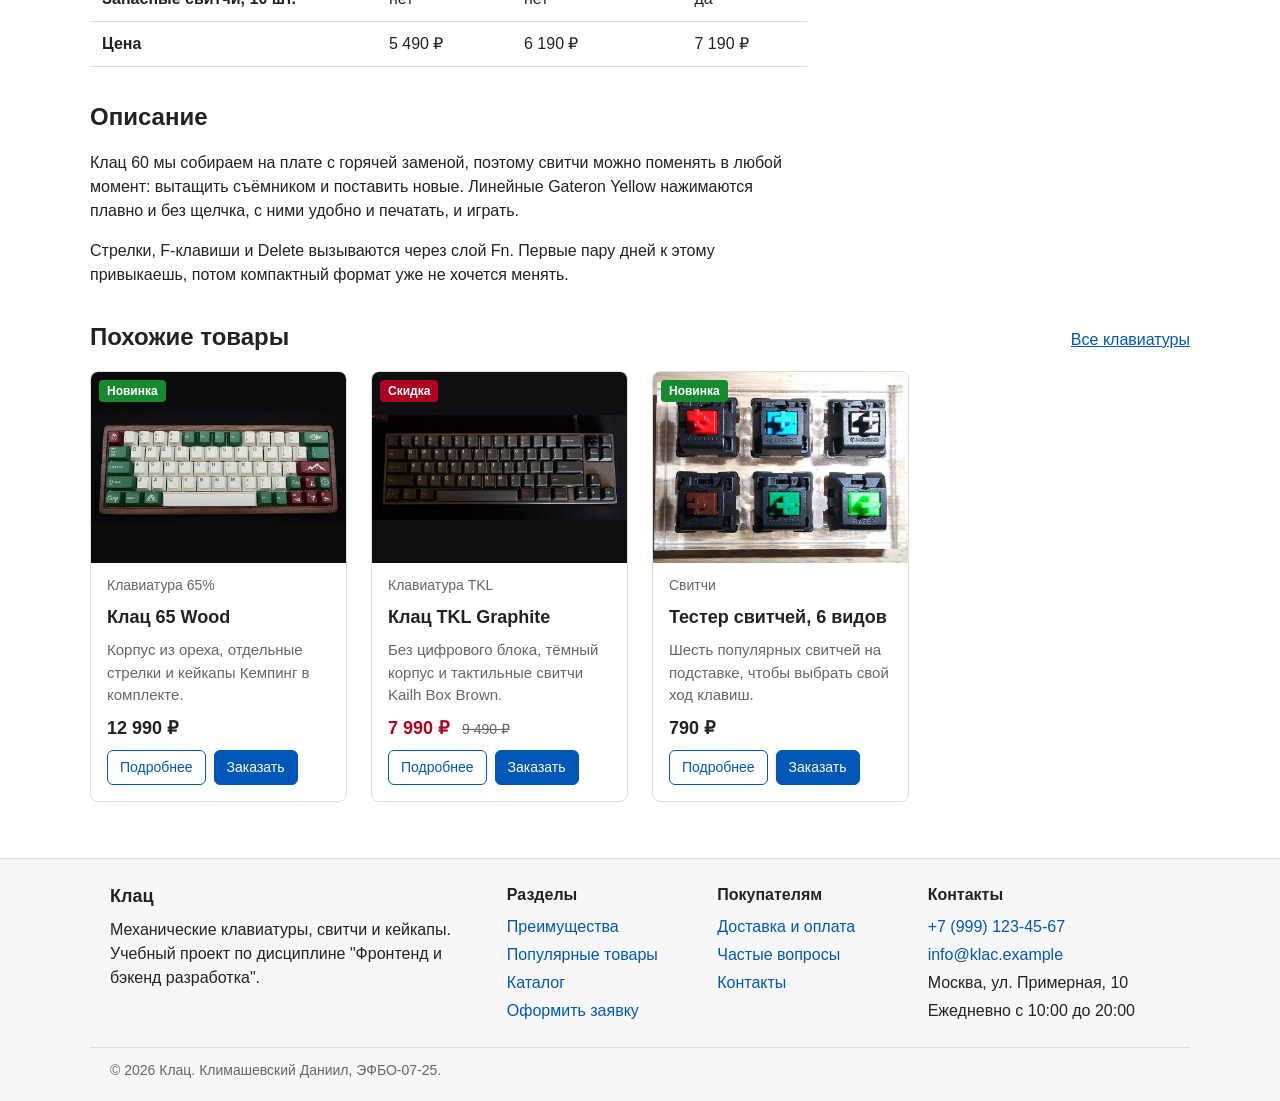
<file: product.html>
<!DOCTYPE html>
<html lang="ru">
<head>
    <meta charset="UTF-8">
    <meta name="viewport" content="width=device-width, initial-scale=1.0">
    <meta name="description" content="Клавиатура Клац 60: компактная механическая клавиатура 60% с горячей заменой свитчей. Характеристики и цены.">
    <title>Клац 60 | Клац</title>
    <meta property="og:type" content="website">
    <meta property="og:title" content="Клац 60 | Клац">
    <meta property="og:description" content="Клавиатура Клац 60: компактная механическая клавиатура 60% с горячей заменой свитчей. Характеристики и цены.">
    <meta property="og:image" content="https://svpeditor.github.io/kr1-html-css-shop/images/klac-60.jpg">
    <link rel="stylesheet" href="css/style.css?v=6">
</head>
<body>
    <header class="site-header" id="top">
        <div class="site-header__inner">
            <a class="site-header__logo" href="index.html">Клац</a>

            <nav class="site-nav" aria-label="Основная навигация">
                <ul class="site-nav__list">
                    <li class="site-nav__item"><a class="site-nav__link" href="index.html">Главная</a></li>
                    <li class="site-nav__item"><a class="site-nav__link site-nav__link--active" href="catalog.html">Каталог</a></li>
                    <li class="site-nav__item"><a class="site-nav__link" href="delivery.html">Доставка</a></li>
                    <li class="site-nav__item"><a class="site-nav__link" href="contacts.html">Контакты</a></li>
                    <li class="site-nav__item"><a class="site-nav__link" href="index.html#advantages">Преимущества</a></li>
                    <li class="site-nav__item"><a class="site-nav__link" href="index.html#popular">Популярные товары</a></li>
                    <li class="site-nav__item"><a class="site-nav__link" href="index.html#contacts">Обратная связь</a></li>
                </ul>
            </nav>
        </div>
    </header>

    <main>
        <nav class="breadcrumbs" aria-label="Хлебные крошки">
            <ol class="breadcrumbs__list">
                <li class="breadcrumbs__item"><a class="breadcrumbs__link" href="index.html">Главная</a></li>
                <li class="breadcrumbs__item"><a class="breadcrumbs__link" href="catalog.html">Каталог</a></li>
                <li class="breadcrumbs__item"><a class="breadcrumbs__link" href="catalog.html#keyboards">Клавиатуры</a></li>
                <li class="breadcrumbs__item"><span class="breadcrumbs__current" aria-current="page">Клац 60</span></li>
            </ol>
        </nav>

        <section class="product">
            <div class="product__gallery">
                <img class="product__image" src="images/klac-60.jpg" width="800" height="600" alt="Клавиатура Клац 60 с серыми и синими кейкапами, вид спереди">
                <ul class="product__thumbs">
                    <li><img class="product__thumb" src="images/klac-60-2.jpg" width="800" height="600" alt="Клац 60, вид слева" loading="lazy"></li>
                    <li><img class="product__thumb" src="images/klac-60-3.jpg" width="800" height="600" alt="Клац 60, вид сбоку" loading="lazy"></li>
                    <li><img class="product__thumb" src="images/klac-60-4.jpg" width="800" height="600" alt="Клац 60, вид сверху" loading="lazy"></li>
                </ul>
            </div>

            <div class="product__info">
                <span class="badge badge--hit">Хит продаж</span>
                <p class="product__category">Клавиатура 60%</p>
                <h1 class="product__title">Клац 60</h1>
                <p class="product__price">5 490 ₽</p>
                <p class="product__stock">В наличии, отправим на следующий день</p>
                <p class="product__text">
                    Компактная клавиатура без цифрового блока и F-ряда. Занимает мало места
                    на столе, поэтому мышке остаётся больше пространства. Подходит для учёбы,
                    работы с текстом и игр.
                </p>
                <ul class="product__features">
                    <li>горячая замена свитчей без пайки</li>
                    <li>кейкапы из PBT-пластика, надписи не стираются</li>
                    <li>съёмный кабель USB-C</li>
                    <li>работает на Windows, macOS и Linux без драйверов</li>
                </ul>
                <div class="product__actions">
                    <a class="button button--primary" href="order.html?product=klac-60">Оформить заявку</a>
                    <a class="button button--secondary" href="catalog.html">Вернуться в каталог</a>
                </div>
            </div>
        </section>

        <nav class="product-nav" aria-label="Разделы страницы товара">
            <a class="product-nav__link" href="#specs">Характеристики</a>
            <a class="product-nav__link" href="#bundles">Комплектации</a>
            <a class="product-nav__link" href="#description">Описание</a>
            <a class="product-nav__link" href="#similar">Похожие товары</a>
        </nav>

        <div class="product-details">
            <div class="product-details__main">
                <section class="section" id="specs">
                    <div class="section__header">
                        <h2 class="section__title">Характеристики</h2>
                    </div>
                    <table class="info-table">
                        <caption class="info-table__caption">Характеристики клавиатуры Клац 60</caption>
                        <thead>
                            <tr>
                                <th class="info-table__head" scope="col">Параметр</th>
                                <th class="info-table__head" scope="col">Значение</th>
                            </tr>
                        </thead>
                        <tbody>
                            <tr class="info-table__row"><th class="info-table__name" scope="row">Формат</th><td class="info-table__cell">60%, 61 клавиша</td></tr>
                            <tr class="info-table__row"><th class="info-table__name" scope="row">Свитчи</th><td class="info-table__cell">Gateron Yellow, линейные</td></tr>
                            <tr class="info-table__row"><th class="info-table__name" scope="row">Горячая замена</th><td class="info-table__cell">Есть, 3- и 5-пиновые свитчи</td></tr>
                            <tr class="info-table__row"><th class="info-table__name" scope="row">Кейкапы</th><td class="info-table__cell">PBT, профиль Cherry</td></tr>
                            <tr class="info-table__row"><th class="info-table__name" scope="row">Подключение</th><td class="info-table__cell">USB-C, кабель 1,5 м в комплекте</td></tr>
                            <tr class="info-table__row"><th class="info-table__name" scope="row">Корпус</th><td class="info-table__cell">Пластик ABS, чёрный</td></tr>
                            <tr class="info-table__row"><th class="info-table__name" scope="row">Размеры</th><td class="info-table__cell">295 x 105 x 40 мм</td></tr>
                            <tr class="info-table__row"><th class="info-table__name" scope="row">Вес</th><td class="info-table__cell">590 г</td></tr>
                            <tr class="info-table__row"><th class="info-table__name" scope="row">Гарантия</th><td class="info-table__cell">12 месяцев</td></tr>
                        </tbody>
                    </table>
                </section>

                <section class="section" id="bundles">
                    <div class="section__header">
                        <h2 class="section__title">Комплектации</h2>
                    </div>
                    <table class="info-table">
                        <caption class="info-table__caption">Что входит в каждую комплектацию</caption>
                        <thead>
                            <tr>
                                <th class="info-table__head" scope="col">Что в коробке</th>
                                <th class="info-table__head" scope="col">Базовая</th>
                                <th class="info-table__head" scope="col">С тестером</th>
                                <th class="info-table__head" scope="col">Полная</th>
                            </tr>
                        </thead>
                        <tbody>
                            <tr class="info-table__row"><th class="info-table__name" scope="row">Клавиатура и кабель</th><td class="info-table__cell">да</td><td class="info-table__cell">да</td><td class="info-table__cell">да</td></tr>
                            <tr class="info-table__row"><th class="info-table__name" scope="row">Съёмник кейкапов</th><td class="info-table__cell">да</td><td class="info-table__cell">да</td><td class="info-table__cell">да</td></tr>
                            <tr class="info-table__row"><th class="info-table__name" scope="row">Тестер свитчей</th><td class="info-table__cell">нет</td><td class="info-table__cell">да</td><td class="info-table__cell">да</td></tr>
                            <tr class="info-table__row"><th class="info-table__name" scope="row">Запасные свитчи, 10 шт.</th><td class="info-table__cell">нет</td><td class="info-table__cell">нет</td><td class="info-table__cell">да</td></tr>
                            <tr class="info-table__row"><th class="info-table__name" scope="row">Цена</th><td class="info-table__cell">5 490 ₽</td><td class="info-table__cell">6 190 ₽</td><td class="info-table__cell">7 190 ₽</td></tr>
                        </tbody>
                    </table>
                </section>

                <section class="section" id="description">
                    <div class="section__header">
                        <h2 class="section__title">Описание</h2>
                    </div>
                    <p>
                        Клац 60 мы собираем на плате с горячей заменой, поэтому свитчи можно
                        поменять в любой момент: вытащить съёмником и поставить новые. Линейные
                        Gateron Yellow нажимаются плавно и без щелчка, с ними удобно и печатать, и играть.
                    </p>
                    <p>
                        Стрелки, F-клавиши и Delete вызываются через слой Fn. Первые пару дней
                        к этому привыкаешь, потом компактный формат уже не хочется менять.
                    </p>
                </section>
            </div>

            <aside class="product-details__aside info-box">
                <h2 class="info-box__title">Доставка и гарантия</h2>
                <ul class="info-box__list">
                    <li>курьером по Москве за 1-2 дня</li>
                    <li>пункты выдачи по всей России</li>
                    <li>самовывоз из шоурума в день заказа</li>
                    <li>гарантия 12 месяцев</li>
                </ul>
                <p class="info-box__text"><a href="delivery.html">Подробнее о доставке и оплате</a></p>
            </aside>
        </div>

        <section class="section" id="similar">
            <div class="section__header">
                <h2 class="section__title">Похожие товары</h2>
                <a class="section__link" href="catalog.html#keyboards">Все клавиатуры</a>
            </div>
            <div class="products-grid">
                <article class="product-card">
                    <span class="badge badge--new product-card__badge">Новинка</span>
                    <img class="product-card__image" src="images/klac-65-wood.jpg" width="800" height="600" alt="Клавиатура Клац 65 Wood в деревянном корпусе" loading="lazy">
                    <div class="product-card__body">
                        <p class="product-card__category">Клавиатура 65%</p>
                        <h3 class="product-card__title"><a class="product-card__link" href="product.html">Клац 65 Wood</a></h3>
                        <p class="product-card__description">Корпус из ореха, отдельные стрелки и кейкапы Кемпинг в комплекте.</p>
                        <p class="product-card__price">12 990 ₽</p>
                        <div class="product-card__actions">
                            <a class="button button--secondary button--small" href="product.html">Подробнее</a>
                            <a class="button button--primary button--small" href="order.html?product=klac-65-wood">Заказать</a>
                        </div>
                    </div>
                </article>

                <article class="product-card product-card--discount">
                    <span class="badge badge--sale product-card__badge">Скидка</span>
                    <img class="product-card__image" src="images/klac-tkl-graphite.jpg" width="800" height="600" alt="Тёмная клавиатура Клац TKL Graphite без цифрового блока" loading="lazy">
                    <div class="product-card__body">
                        <p class="product-card__category">Клавиатура TKL</p>
                        <h3 class="product-card__title"><a class="product-card__link" href="product.html">Клац TKL Graphite</a></h3>
                        <p class="product-card__description">Без цифрового блока, тёмный корпус и тактильные свитчи Kailh Box Brown.</p>
                        <p class="product-card__price">7 990 ₽ <s class="product-card__old-price">9 490 ₽</s></p>
                        <div class="product-card__actions">
                            <a class="button button--secondary button--small" href="product.html">Подробнее</a>
                            <a class="button button--primary button--small" href="order.html?product=klac-tkl-graphite">Заказать</a>
                        </div>
                    </div>
                </article>

                <article class="product-card">
                    <span class="badge badge--new product-card__badge">Новинка</span>
                    <img class="product-card__image" src="images/switch-tester.jpg" width="800" height="600" alt="Тестер с шестью свитчами разных цветов на прозрачной подставке" loading="lazy">
                    <div class="product-card__body">
                        <p class="product-card__category">Свитчи</p>
                        <h3 class="product-card__title"><a class="product-card__link" href="product.html">Тестер свитчей, 6 видов</a></h3>
                        <p class="product-card__description">Шесть популярных свитчей на подставке, чтобы выбрать свой ход клавиш.</p>
                        <p class="product-card__price">790 ₽</p>
                        <div class="product-card__actions">
                            <a class="button button--secondary button--small" href="product.html">Подробнее</a>
                            <a class="button button--primary button--small" href="order.html?product=switch-tester">Заказать</a>
                        </div>
                    </div>
                </article>
            </div>
        </section>
    </main>

    <footer class="site-footer" id="contacts">
        <div class="site-footer__inner">
            <div class="site-footer__column">
                <a class="site-footer__logo" href="index.html">Клац</a>
                <p class="site-footer__text">Механические клавиатуры, свитчи и кейкапы. Учебный проект по дисциплине "Фронтенд и бэкенд разработка".</p>
            </div>

            <nav class="site-footer__column" aria-label="Разделы сайта">
                <h2 class="site-footer__title">Разделы</h2>
                <ul class="site-footer__list">
                    <li><a class="site-footer__link" href="index.html#advantages">Преимущества</a></li>
                    <li><a class="site-footer__link" href="index.html#popular">Популярные товары</a></li>
                    <li><a class="site-footer__link" href="catalog.html">Каталог</a></li>
                    <li><a class="site-footer__link" href="order.html">Оформить заявку</a></li>
                </ul>
            </nav>

            <nav class="site-footer__column" aria-label="Покупателям">
                <h2 class="site-footer__title">Покупателям</h2>
                <ul class="site-footer__list">
                    <li><a class="site-footer__link" href="delivery.html">Доставка и оплата</a></li>
                    <li><a class="site-footer__link" href="contacts.html#faq">Частые вопросы</a></li>
                    <li><a class="site-footer__link" href="contacts.html">Контакты</a></li>
                </ul>
            </nav>

            <div class="site-footer__column">
                <h2 class="site-footer__title">Контакты</h2>
                <ul class="site-footer__list">
                    <li><a class="site-footer__link" href="tel:+79991234567">+7 (999) 123-45-67</a></li>
                    <li><a class="site-footer__link" href="mailto:info@klac.example">info@klac.example</a></li>
                    <li>Москва, ул. Примерная, 10</li>
                    <li>Ежедневно с 10:00 до 20:00</li>
                </ul>
            </div>
        </div>

        <p class="site-footer__copy">&copy; 2026 Клац. Климашевский Даниил, ЭФБО-07-25.</p>
    </footer>

    <a class="to-top" href="#top">Наверх</a>
</body>
</html>
</file>
<file: css/style.css>
/* ===============================
1. Переменные проекта
=============================== */

:root {
    /* Основные цвета проекта */
    --color-bg: #ffffff;
    --color-text: #222222;
    --color-muted: #666666;
    --color-primary: #0057b8;
    --color-primary-dark: #003f86;
    --color-border: #dddddd;
    --color-surface: #f7f7f7;
    --color-surface-accent: #eef5ff;
    --color-danger: #b00020;
    --color-success: #168a2f;
    --color-success-bg: #eefaf0;
    --color-white: #ffffff;

    /* Отступы */
    --space-xs: 4px;
    --space-sm: 8px;
    --space-md: 16px;
    --space-lg: 24px;
    --space-xl: 32px;

    /* Скругления */
    --radius-sm: 6px;
    --radius-md: 8px;
    --radius-lg: 12px;

    /* Размеры */
    --container-width: 1100px;
    --header-height: 64px;
}

/* ===============================
2. Базовые стили
=============================== */

* {
    box-sizing: border-box;
}

/*
Плавная прокрутка к якорям. При переходе оставляем место
под закреплённую шапку, иначе заголовок раздела прячется под ней.
*/
html {
    scroll-behavior: smooth;
    scroll-padding-top: calc(var(--header-height) + var(--space-md));
}

body {
    margin: 0;
    font-family: Arial, sans-serif;
    line-height: 1.5;
    color: var(--color-text);
    background-color: var(--color-bg);
}

img {
    max-width: 100%;
}

main {
    padding: var(--space-lg);
}

/* ===============================
3. Общие элементы интерфейса
=============================== */

a {
    color: var(--color-primary);
}

a:hover {
    color: var(--color-primary-dark);
}

/*
Видимый фокус при переходе клавишей Tab.
*/
a:focus-visible,
button:focus-visible,
input:focus-visible,
select:focus-visible,
textarea:focus-visible,
summary:focus-visible {
    outline: 2px solid var(--color-primary);
    outline-offset: 3px;
}

/*
Подсветка раздела, к которому перешли по якорной ссылке.
*/
:target {
    outline: 2px dashed var(--color-primary);
    outline-offset: 4px;
}

/*
На шапку ведёт кнопка "Наверх". Рамку у неё не показываем,
иначе при прокрутке под шапкой остаётся пунктир.
*/
.site-header:target {
    outline: none;
}

/*
Кнопка - отдельный блок. Цвет задаёт модификатор:
button--primary (основная) или button--secondary (второстепенная).
*/
.button {
    display: inline-block;
    padding: var(--space-sm) var(--space-md);
    font: inherit;
    text-decoration: none;
    border: 1px solid var(--color-primary);
    border-radius: var(--radius-sm);
    cursor: pointer;
}

.button--primary {
    color: var(--color-white);
    background-color: var(--color-primary);
}

/*
Цвет текста указан ещё раз, иначе у ссылки-кнопки срабатывает a:hover
и текст становится того же цвета, что и фон.
*/
.button--primary:hover {
    color: var(--color-white);
    background-color: var(--color-primary-dark);
}

.button--secondary {
    color: var(--color-primary);
    background-color: var(--color-white);
}

.button--secondary:hover {
    color: var(--color-primary-dark);
    background-color: var(--color-surface-accent);
}

.button--small {
    padding: 6px 12px;
    font-size: 14px;
}

.button:disabled,
.button--disabled {
    opacity: 0.6;
    cursor: not-allowed;
}

/*
У отключённой кнопки цвет при наведении не меняется.
*/
.button--primary:disabled:hover {
    background-color: var(--color-primary);
}

/*
Бейдж товара: "Хит", "Новинка", "Скидка".
*/
.badge {
    display: inline-block;
    padding: 2px 8px;
    font-size: 12px;
    font-weight: bold;
    color: var(--color-white);
    background-color: var(--color-primary);
    border-radius: 4px;
}

.badge--new {
    background-color: var(--color-success);
}

.badge--sale {
    background-color: var(--color-danger);
}

/* ===============================
4. Шапка и навигация
=============================== */

/*
Шапка прилипает к верху окна при прокрутке (sticky).
z-index нужен, чтобы карточки не наезжали на неё.
*/
.site-header {
    position: sticky;
    top: 0;
    z-index: 100;
    background-color: var(--color-surface);
    border-bottom: 1px solid var(--color-border);
}

.site-header__inner {
    display: flex;
    align-items: center;
    gap: var(--space-lg);
    max-width: var(--container-width);
    margin: 0 auto;
    padding: var(--space-xs) 20px;
}

.site-header__logo {
    flex-shrink: 0;
    font-size: 20px;
    font-weight: bold;
    color: var(--color-text);
    text-decoration: none;
}

.site-header__logo:hover {
    color: var(--color-text);
}

/*
Меню занимает всё место после логотипа. На узком экране пункты
не переносятся, а листаются вбок внутри шапки (см. раздел 13).
*/
.site-nav {
    flex-grow: 1;
    min-width: 0;
    overflow-x: auto;
    scrollbar-width: none;
}

/*
Меню через Flexbox: пункты в ряд по центру, между ними одинаковый gap.
flex-wrap разрешает перенос, если пункты не помещаются в строку.
*/
.site-nav__list {
    display: flex;
    flex-wrap: wrap;
    justify-content: center;
    align-items: center;
    gap: var(--space-xs);
    margin: 0;
    padding: 6px 4px;
    list-style: none;
}

/*
inline-block нужен, чтобы у ссылки работал padding
и при наведении подсвечивалась вся область пункта.
*/
.site-nav__link {
    display: inline-block;
    padding: var(--space-sm) 12px;
    color: var(--color-primary);
    white-space: nowrap;
    text-decoration: none;
    border-radius: var(--radius-sm);
}

.site-nav__link:hover {
    color: var(--color-white);
    background-color: var(--color-primary);
}

.site-nav__link--active {
    font-weight: bold;
    color: var(--color-text);
}

/* ===============================
5. Блоки главной страницы
=============================== */

.hero {
    max-width: var(--container-width);
    margin: 0 auto var(--space-xl);
    padding: var(--space-xl) var(--space-lg);
    background-color: var(--color-surface-accent);
    border-radius: var(--radius-lg);
}

.hero__title {
    margin: 0 0 var(--space-md);
}

.hero__text {
    margin: 0 0 var(--space-md);
}

.hero__actions {
    display: flex;
    flex-wrap: wrap;
    gap: var(--space-sm);
}

/*
Общий блок для разделов страниц.
*/
.section {
    max-width: var(--container-width);
    margin: 0 auto var(--space-xl);
}

.section__header {
    display: flex;
    align-items: baseline;
    justify-content: space-between;
    gap: var(--space-md);
    margin-bottom: var(--space-md);
}

.section__title {
    margin: 0;
}

/*
Преимущества: четыре колонки через Grid.
*/
.advantages {
    display: grid;
    grid-template-columns: repeat(4, 1fr);
    gap: var(--space-md);
    margin: 0;
    padding: 0;
    list-style: none;
}

.advantages__item {
    padding: var(--space-md);
    border: 1px solid var(--color-border);
    border-radius: var(--radius-md);
}

.advantages__title {
    margin: 0 0 var(--space-sm);
    font-size: 18px;
}

.advantages__text {
    margin: 0;
    color: var(--color-muted);
}

.reviews {
    display: grid;
    grid-template-columns: repeat(3, 1fr);
    gap: var(--space-md);
    margin: 0;
    padding: 0;
    list-style: none;
}

.review {
    display: flex;
    flex-direction: column;
    gap: 12px;
    height: 100%;
    margin: 0;
    padding: var(--space-md);
    border: 1px solid var(--color-border);
    border-radius: var(--radius-md);
}

.review__text {
    flex-grow: 1;
    margin: 0;
}

.review__author {
    font-weight: bold;
}

.review__product {
    display: block;
    font-size: 14px;
    font-weight: normal;
    color: var(--color-muted);
}

/*
Дополнительный блок с призывом оставить заявку.
*/
.promo {
    display: flex;
    align-items: center;
    justify-content: space-between;
    gap: var(--space-md);
    max-width: var(--container-width);
    margin: 0 auto var(--space-xl);
    padding: var(--space-md) 20px;
    background-color: var(--color-surface);
    border-left: 4px solid var(--color-primary);
}

.promo__title {
    margin: 0 0 var(--space-xs);
    font-size: 20px;
}

.promo__text {
    margin: 0;
}

.promo__button {
    flex-shrink: 0;
}

.success-message {
    margin: 0 0 var(--space-md);
    padding: var(--space-md);
    background-color: var(--color-success-bg);
    border-left: 4px solid var(--color-success);
}

/* ===============================
6. Карточки товаров
=============================== */

/*
Сетка карточек через Grid: колонок столько, сколько поместится
при ширине карточки не меньше 230px.
*/
.products-grid {
    display: grid;
    grid-template-columns: repeat(auto-fill, minmax(230px, 1fr));
    gap: var(--space-lg);
}

/*
position: relative нужен, чтобы бейдж ставился
в угол именно этой карточки.
*/
.product-card {
    position: relative;
    display: flex;
    flex-direction: column;
    overflow: hidden;
    background-color: var(--color-bg);
    border: 1px solid var(--color-border);
    border-radius: var(--radius-md);
}

.product-card:hover {
    border-color: var(--color-primary);
}

.product-card__badge {
    position: absolute;
    top: var(--space-sm);
    left: var(--space-sm);
    z-index: 1;
}

.product-card__image {
    display: block;
    width: 100%;
    height: auto;
    aspect-ratio: 4 / 3;
    object-fit: cover;
}

.product-card__body {
    display: flex;
    flex-grow: 1;
    flex-direction: column;
    gap: var(--space-sm);
    padding: 12px var(--space-md) var(--space-md);
}

.product-card__category {
    margin: 0;
    font-size: 14px;
    color: var(--color-muted);
}

.product-card__title {
    margin: 0;
    font-size: 18px;
}

.product-card__link {
    color: var(--color-text);
    text-decoration: none;
}

.product-card__link:hover {
    color: var(--color-primary);
    text-decoration: underline;
}

.product-card__description {
    flex-grow: 1;
    margin: 0;
    font-size: 15px;
    color: var(--color-muted);
}

.product-card__price {
    margin: 0;
    font-size: 18px;
    font-weight: bold;
}

.product-card__old-price {
    margin-left: var(--space-sm);
    font-size: 14px;
    font-weight: normal;
    color: var(--color-muted);
}

.product-card__actions {
    display: flex;
    flex-wrap: wrap;
    gap: var(--space-sm);
}

/*
Модификаторы карточки: товар со скидкой и товар, которого нет в наличии.
*/
.product-card--discount .product-card__price {
    color: var(--color-danger);
}

.product-card--unavailable .product-card__image {
    opacity: 0.5;
}

/* ===============================
7. Подвал и кнопка "Наверх"
=============================== */

.site-footer {
    background-color: var(--color-surface);
    border-top: 1px solid var(--color-border);
}

.site-footer__inner {
    display: grid;
    grid-template-columns: 2fr 1fr 1fr 1.3fr;
    gap: var(--space-lg);
    max-width: var(--container-width);
    margin: 0 auto;
    padding: var(--space-lg) 20px;
}

.site-footer__logo {
    font-size: 18px;
    font-weight: bold;
    color: var(--color-text);
    text-decoration: none;
}

.site-footer__logo:hover {
    color: var(--color-text);
}

.site-footer__text {
    margin: var(--space-sm) 0 0;
}

.site-footer__title {
    margin: 0 0 var(--space-sm);
    font-size: 16px;
}

.site-footer__list {
    display: flex;
    flex-direction: column;
    gap: var(--space-xs);
    margin: 0;
    padding: 0;
    list-style: none;
}

.site-footer__link {
    text-decoration: none;
}

.site-footer__link:hover {
    text-decoration: underline;
}

.site-footer__copy {
    max-width: var(--container-width);
    margin: 0 auto;
    padding: 12px 20px 20px;
    font-size: 14px;
    color: var(--color-muted);
    border-top: 1px solid var(--color-border);
}

/*
Кнопка "Наверх" закреплена в правом нижнем углу окна.
*/
.to-top {
    position: fixed;
    right: 20px;
    bottom: 20px;
    z-index: 50;
    padding: var(--space-sm) 12px;
    font-size: 14px;
    color: var(--color-white);
    text-decoration: none;
    background-color: var(--color-primary);
    border-radius: var(--radius-sm);
}

.to-top:hover {
    color: var(--color-white);
    background-color: var(--color-primary-dark);
}

/* ===============================
8. Форма заявки и модальное окно
=============================== */

.order-dialog {
    width: min(100% - 32px, 560px);
    padding: var(--space-lg);
    border: none;
    border-radius: var(--radius-lg);
}

.order-dialog::backdrop {
    background-color: rgba(0, 0, 0, 0.5);
}

.order-dialog__title {
    margin: 0 0 var(--space-sm);
}

.order-dialog__text {
    margin: 0 0 var(--space-md);
    color: var(--color-muted);
}

.order-dialog__product {
    font-weight: bold;
    color: var(--color-text);
}

.order-form {
    accent-color: var(--color-primary);
}

.order-form__field {
    margin-bottom: var(--space-md);
}

.order-form__label {
    display: block;
    margin-bottom: var(--space-xs);
}

.order-form__input,
.order-form__select,
.order-form__textarea {
    width: 100%;
    padding: 10px 12px;
    font: inherit;
    border: 1px solid var(--color-border);
    border-radius: var(--radius-sm);
}

.order-form__input:hover,
.order-form__select:hover,
.order-form__textarea:hover {
    border-color: var(--color-primary);
}

/*
Подсветка ошибочных полей, aria-invalid добавляется в js/main.js.
*/
.order-form__input[aria-invalid="true"],
.order-form__select[aria-invalid="true"],
.order-form__textarea[aria-invalid="true"] {
    border-color: var(--color-danger);
}

.order-form__hint {
    display: block;
    margin-top: var(--space-xs);
    font-size: 14px;
    color: var(--color-muted);
}

.order-form__checkbox {
    display: flex;
    align-items: flex-start;
    gap: var(--space-sm);
}

.order-form__actions {
    display: flex;
    flex-wrap: wrap;
    gap: 12px;
    margin-top: 20px;
}

.order-form__group {
    margin: 0 0 20px;
    padding: 0;
    border: none;
}

.order-form__legend {
    margin-bottom: 12px;
    padding: 0;
    font-size: 18px;
    font-weight: bold;
}

/*
Два поля в одну строку.
*/
.order-form__row {
    display: grid;
    grid-template-columns: 1fr 1fr;
    gap: var(--space-md);
}

.order-form__options {
    display: flex;
    flex-wrap: wrap;
    gap: var(--space-sm);
    margin: 0 0 var(--space-md);
    padding: 0;
    border: none;
}

.order-form__option {
    display: flex;
    align-items: center;
    gap: 6px;
    padding: 6px 12px;
    border: 1px solid var(--color-border);
    border-radius: var(--radius-sm);
    cursor: pointer;
}

.order-form__option:hover {
    border-color: var(--color-primary);
}

/* ===============================
9. Внутренние страницы и каталог
=============================== */

.page-header {
    max-width: var(--container-width);
    margin: 0 auto var(--space-lg);
}

.page-header__title {
    margin: 0 0 var(--space-sm);
}

.page-header__text {
    margin: 0;
    color: var(--color-muted);
}

/*
Хлебные крошки: разделитель "/" добавляется через ::after,
текущая страница (breadcrumbs__current) не ссылка.
*/
.breadcrumbs {
    max-width: var(--container-width);
    margin: 0 auto 12px;
    font-size: 14px;
    color: var(--color-muted);
}

.breadcrumbs__list {
    display: flex;
    flex-wrap: wrap;
    gap: var(--space-sm);
    margin: 0;
    padding: 0;
    list-style: none;
}

.breadcrumbs__item:not(:last-child)::after {
    content: "/";
    margin-left: var(--space-sm);
}

.categories {
    max-width: var(--container-width);
    margin: 0 auto var(--space-lg);
}

.categories__list {
    display: flex;
    flex-wrap: wrap;
    gap: var(--space-sm);
    margin: 0;
    padding: 0;
    list-style: none;
}

.categories__link {
    display: inline-block;
    padding: var(--space-xs) 12px;
    text-decoration: none;
    border: 1px solid var(--color-border);
    border-radius: var(--radius-sm);
}

.categories__link:hover {
    background-color: var(--color-surface-accent);
    border-color: var(--color-primary);
}

.categories__count {
    color: var(--color-muted);
}

/*
Каталог через Grid: слева область фильтров, справа область товаров.
Имена областей заданы в grid-template-areas, блоки ставятся в них через grid-area.
*/
.catalog-layout {
    display: grid;
    grid-template-columns: 260px 1fr;
    grid-template-areas: "filters products";
    align-items: start;
    gap: var(--space-lg);
    max-width: var(--container-width);
    margin: 0 auto;
}

/*
Фильтры прилипают при прокрутке и остаются под шапкой.
*/
.catalog-layout__filters {
    grid-area: filters;
    position: sticky;
    top: calc(var(--header-height) + var(--space-md));
}

.catalog-layout__products {
    grid-area: products;
}

.catalog-layout__section {
    margin-bottom: var(--space-xl);
}

.catalog-layout__title {
    margin: 0 0 12px;
}

.catalog-filters {
    padding: var(--space-md);
    background-color: var(--color-surface);
    border: 1px solid var(--color-border);
    border-radius: var(--radius-md);
    accent-color: var(--color-primary);
}

/*
Форма фильтров тоже на Grid, gap задаёт расстояние между группами полей.
*/
.catalog-filters__form {
    display: grid;
    gap: var(--space-md);
}

.catalog-filters__title {
    margin: 0;
    font-size: 18px;
}

.catalog-filters__group {
    margin: 0;
    padding: var(--space-sm) 12px;
    border: 1px solid var(--color-border);
    border-radius: var(--radius-sm);
}

.catalog-filters__legend {
    padding: 0 var(--space-xs);
    font-weight: bold;
}

.catalog-filters__option {
    display: flex;
    align-items: center;
    gap: 6px;
    margin-bottom: var(--space-xs);
    cursor: pointer;
}

.catalog-filters__price {
    display: flex;
    align-items: center;
    gap: 6px;
}

.catalog-filters__price-label {
    color: var(--color-muted);
}

.catalog-filters__input {
    width: 100%;
    min-width: 0;
    padding: 6px;
    font: inherit;
    border: 1px solid var(--color-border);
    border-radius: var(--radius-sm);
}

.catalog-filters__input:hover {
    border-color: var(--color-primary);
}

.catalog-filters__actions {
    display: flex;
    gap: var(--space-sm);
}

/* ===============================
10. Страница товара и таблицы
=============================== */

/*
Карточка товара: фото слева, описание справа.
*/
.product {
    display: grid;
    grid-template-columns: 1fr 1fr;
    align-items: start;
    gap: var(--space-xl);
    max-width: var(--container-width);
    margin: 0 auto var(--space-xl);
}

.product__image {
    display: block;
    width: 100%;
    height: auto;
    border-radius: var(--radius-md);
}

.product__thumbs {
    display: grid;
    grid-template-columns: repeat(3, 1fr);
    gap: var(--space-sm);
    margin: var(--space-sm) 0 0;
    padding: 0;
    list-style: none;
}

.product__thumb {
    display: block;
    width: 100%;
    height: auto;
    border-radius: var(--radius-sm);
}

.product__category {
    margin: 12px 0 var(--space-xs);
    color: var(--color-muted);
}

.product__title {
    margin: 0 0 12px;
}

.product__price {
    margin: 0 0 var(--space-xs);
    font-size: 26px;
    font-weight: bold;
}

.product__stock {
    margin: 0 0 12px;
    color: var(--color-success);
}

.product__text {
    margin: 0 0 12px;
}

.product__features {
    margin: 0 0 var(--space-md);
    padding-left: 20px;
}

.product__actions {
    display: flex;
    flex-wrap: wrap;
    gap: var(--space-sm);
}

/*
Ссылки на разделы страницы товара.
*/
.product-nav {
    display: flex;
    flex-wrap: wrap;
    gap: var(--space-md);
    max-width: var(--container-width);
    margin: 0 auto var(--space-lg);
    padding-bottom: var(--space-sm);
    border-bottom: 1px solid var(--color-border);
}

/*
Таблицы слева, блок доставки справа.
*/
.product-details {
    display: grid;
    grid-template-columns: minmax(0, 2fr) minmax(0, 1fr);
    align-items: start;
    gap: var(--space-lg);
    max-width: var(--container-width);
    margin: 0 auto;
}

.info-box {
    padding: var(--space-md) 20px;
    background-color: var(--color-surface);
    border-left: 4px solid var(--color-primary);
}

.info-box__title {
    margin: 0 0 var(--space-sm);
    font-size: 18px;
}

.info-box__list {
    margin: 0 0 12px;
    padding-left: 20px;
}

.info-box__text {
    margin: 0;
}

/*
Таблица характеристик, комплектаций и доставки.
*/
.info-table {
    width: 100%;
    border-collapse: collapse;
}

.info-table__caption {
    margin-bottom: var(--space-sm);
    color: var(--color-muted);
    text-align: left;
}

.info-table__head {
    padding: 10px 12px;
    text-align: left;
    background-color: var(--color-surface-accent);
    border-bottom: 2px solid var(--color-primary);
}

.info-table__name,
.info-table__cell {
    padding: 10px 12px;
    text-align: left;
    vertical-align: top;
    border-bottom: 1px solid var(--color-border);
}

.info-table__name {
    width: 40%;
}

.info-table__row:hover {
    background-color: var(--color-surface);
}

/* ===============================
11. Страница заявки
=============================== */

.order {
    display: grid;
    grid-template-columns: minmax(0, 2fr) minmax(0, 1fr);
    align-items: start;
    gap: var(--space-lg);
    max-width: var(--container-width);
    margin: 0 auto;
}

.order__form {
    padding: var(--space-lg);
    border: 1px solid var(--color-border);
    border-radius: var(--radius-md);
}

.order__aside {
    position: sticky;
    top: calc(var(--header-height) + var(--space-md));
}

.steps {
    margin: 0 0 12px;
    padding-left: 20px;
}

.steps__item {
    margin-bottom: 6px;
}

/* ===============================
12. Контакты и доставка
=============================== */

.contacts {
    display: grid;
    grid-template-columns: repeat(3, 1fr);
    gap: var(--space-md);
    max-width: var(--container-width);
    margin: 0 auto var(--space-xl);
}

.contacts__card {
    padding: var(--space-md);
    border: 1px solid var(--color-border);
    border-radius: var(--radius-md);
}

.contacts__title {
    margin: 0 0 var(--space-sm);
    font-size: 18px;
}

.contacts__text {
    margin: 0 0 6px;
}

.faq__item {
    margin-bottom: var(--space-sm);
    border: 1px solid var(--color-border);
    border-radius: var(--radius-md);
}

.faq__item[open] {
    border-color: var(--color-primary);
}

.faq__question {
    padding: 12px var(--space-md);
    font-weight: bold;
    cursor: pointer;
}

.faq__question:hover {
    color: var(--color-primary);
}

.faq__answer {
    margin: 0;
    padding: 0 var(--space-md) 12px;
}

.payment {
    display: grid;
    grid-template-columns: repeat(3, 1fr);
    gap: var(--space-md);
    margin: 0;
    padding: 0;
    list-style: none;
}

.payment__item {
    padding: var(--space-md);
    border: 1px solid var(--color-border);
    border-radius: var(--radius-md);
}

.payment__title {
    margin: 0 0 6px;
    font-size: 18px;
}

.payment__text {
    margin: 0;
    color: var(--color-muted);
}

/* ===============================
13. Небольшие экраны
Полная адаптация будет в КР №3. Здесь только самое нужное:
шапка остаётся в одну строку, колонки встают друг под другом
и страница не уезжает вбок на телефоне.
=============================== */

@media (max-width: 900px) {
    /*
    На узком экране пункты меню не переносятся, иначе шапка
    станет в две строки. Меню остаётся в одну строку и листается вбок.
    */
    .site-nav__list {
        flex-wrap: nowrap;
        justify-content: flex-start;
    }

    .site-nav__link {
        padding: var(--space-sm);
    }

    .catalog-layout,
    .product,
    .product-details,
    .order {
        grid-template-columns: 1fr;
    }

    /*
    В одной колонке фильтры стоят над товарами.
    */
    .catalog-layout {
        grid-template-areas:
            "filters"
            "products";
    }

    .advantages,
    .site-footer__inner {
        grid-template-columns: repeat(2, 1fr);
    }

    .reviews,
    .contacts,
    .payment {
        grid-template-columns: 1fr;
    }

    .catalog-layout__filters,
    .order__aside {
        position: static;
    }

    .promo {
        flex-direction: column;
        align-items: flex-start;
    }
}

@media (max-width: 600px) {
    main {
        padding: var(--space-md);
    }

    .site-header__inner {
        gap: 12px;
        padding: var(--space-xs) 12px;
    }

    .advantages,
    .site-footer__inner,
    .order-form__row {
        grid-template-columns: 1fr;
    }

    .order__form {
        padding: var(--space-md);
    }

    .info-table {
        font-size: 14px;
    }

    .info-table__head,
    .info-table__name,
    .info-table__cell {
        padding: 8px 6px;
    }
}
</file>
